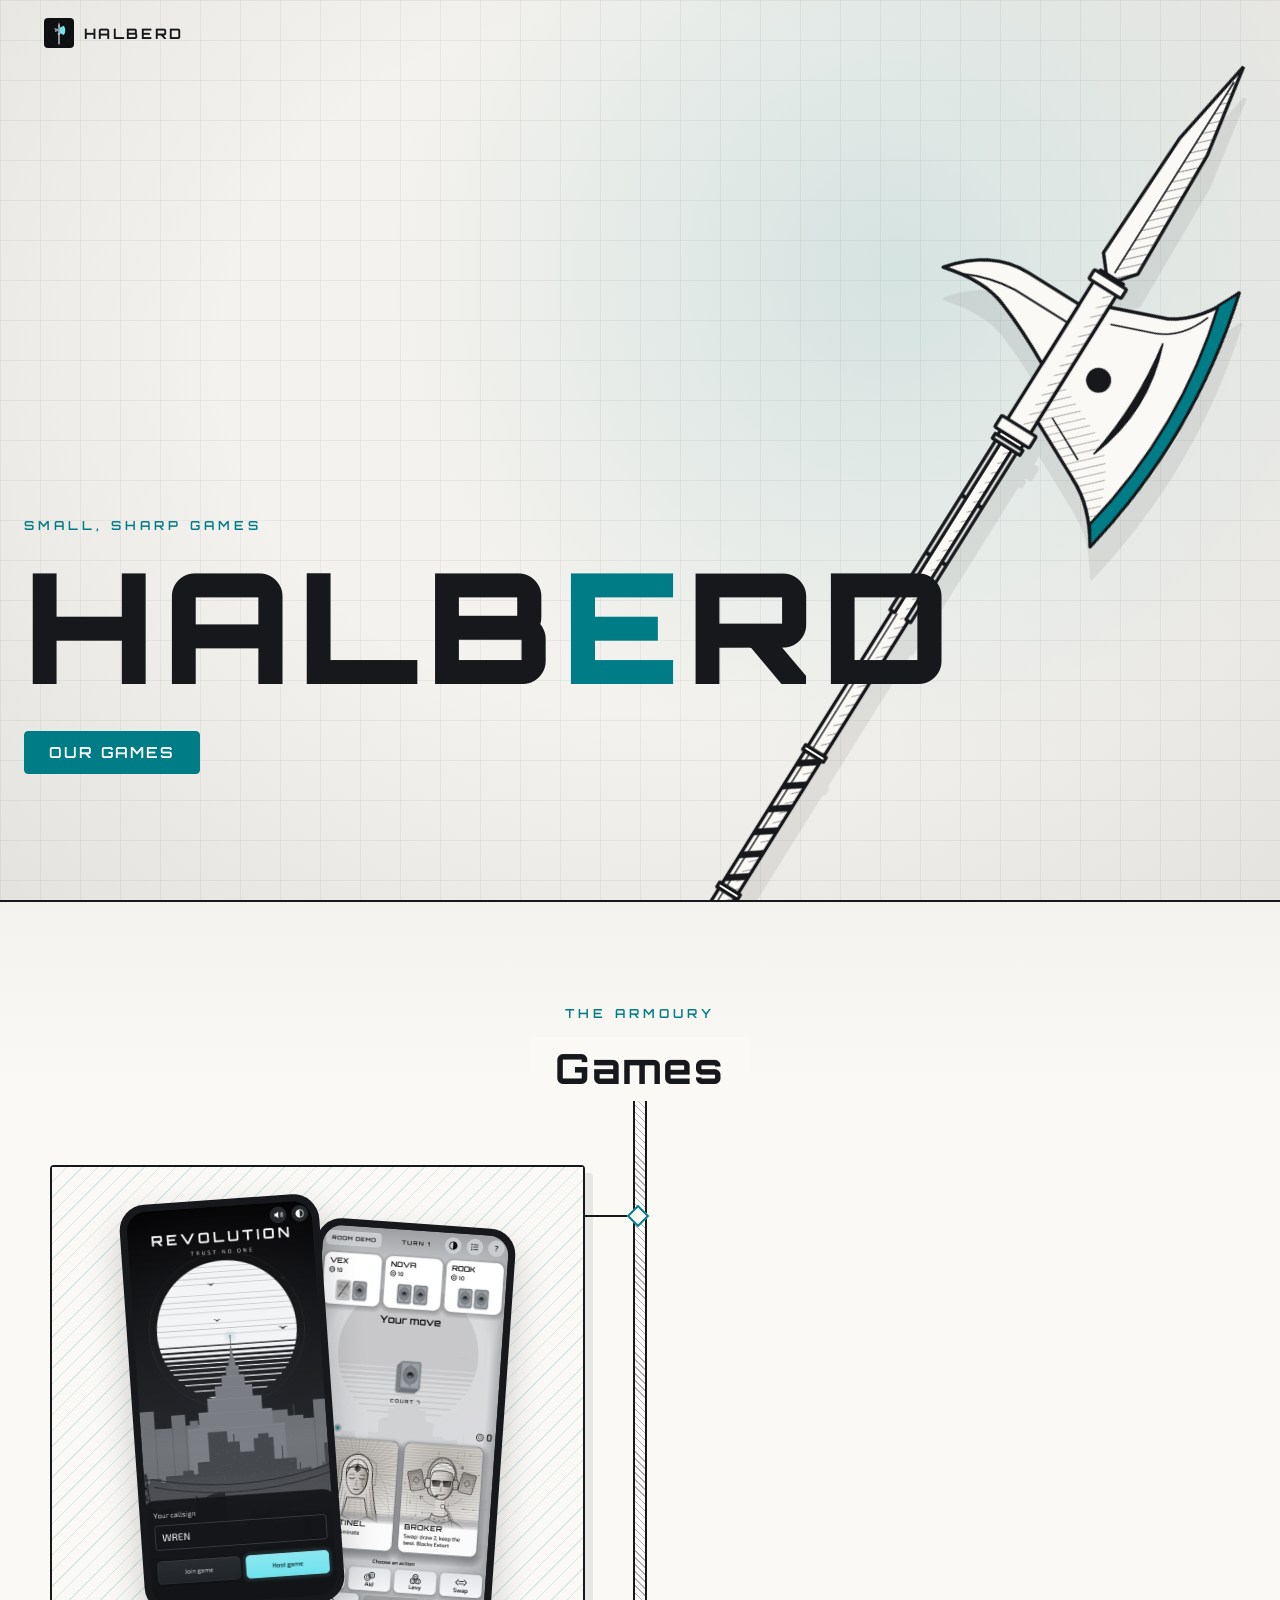
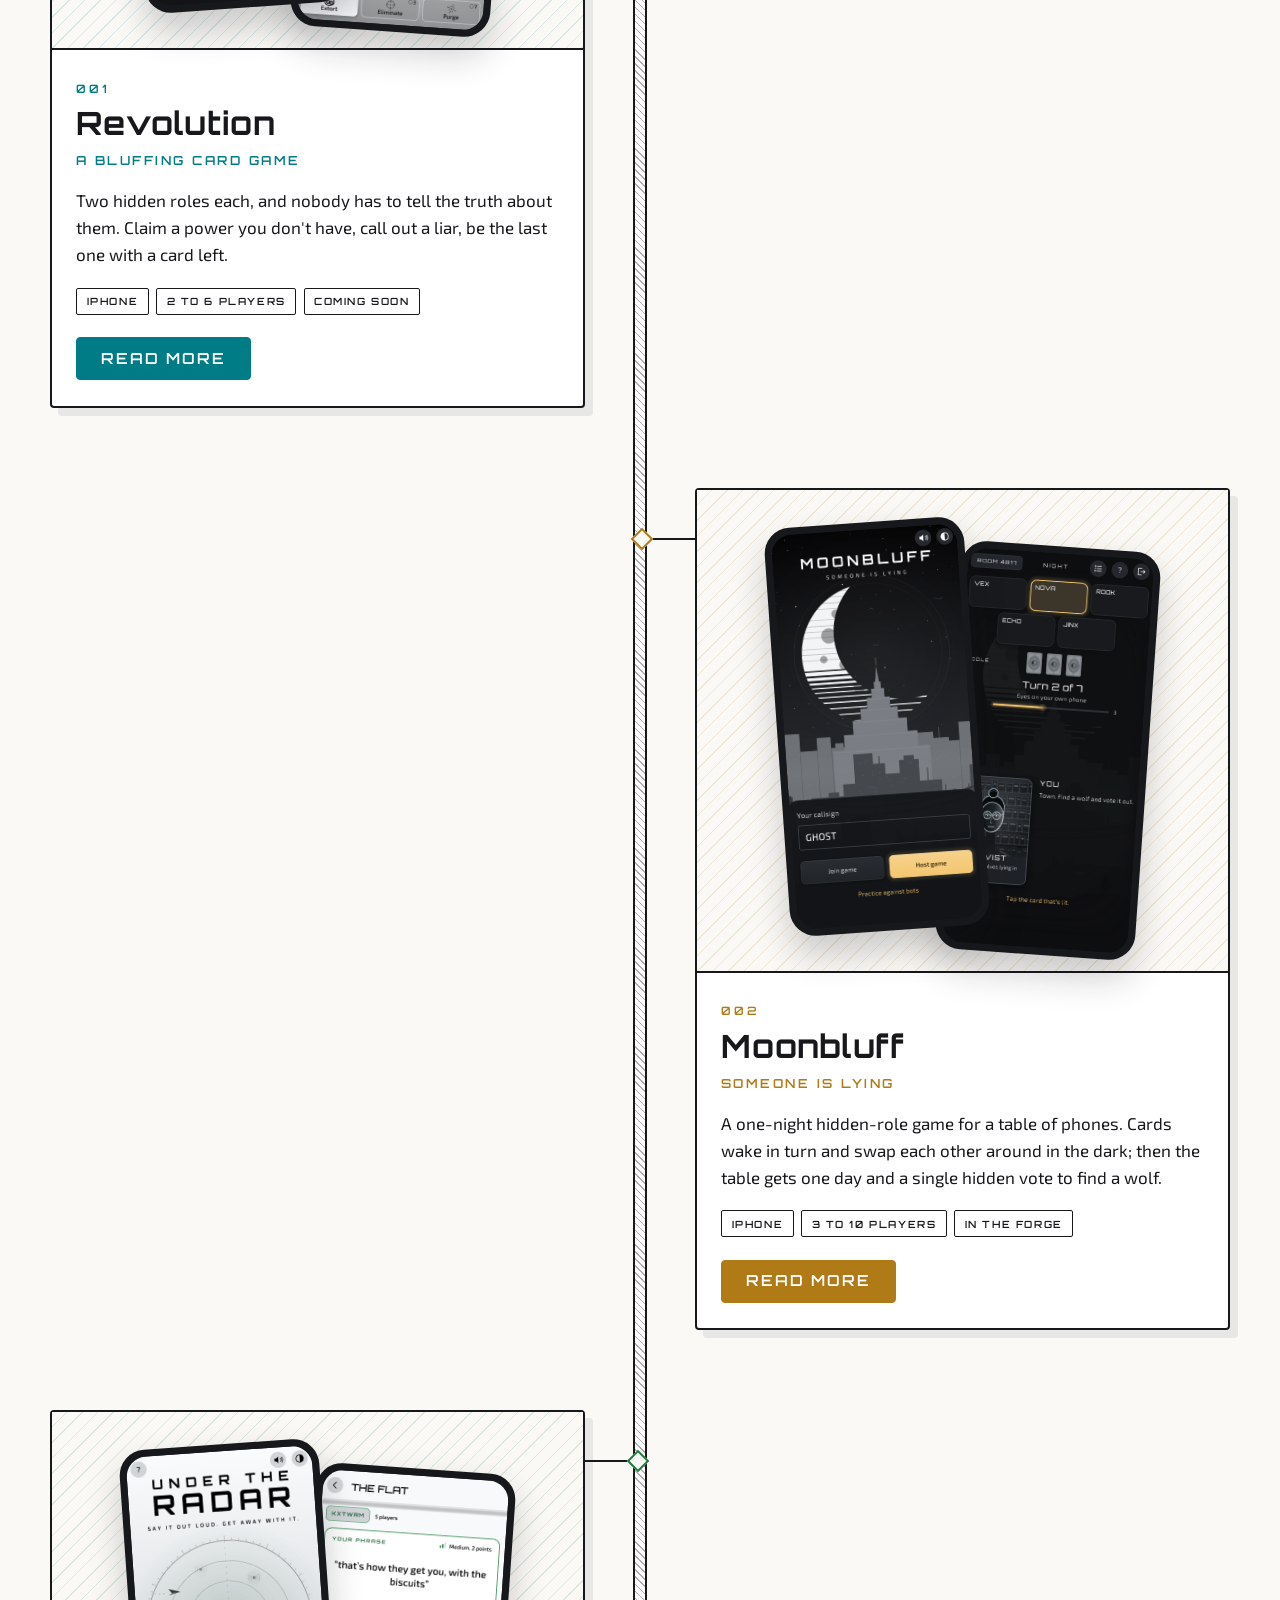
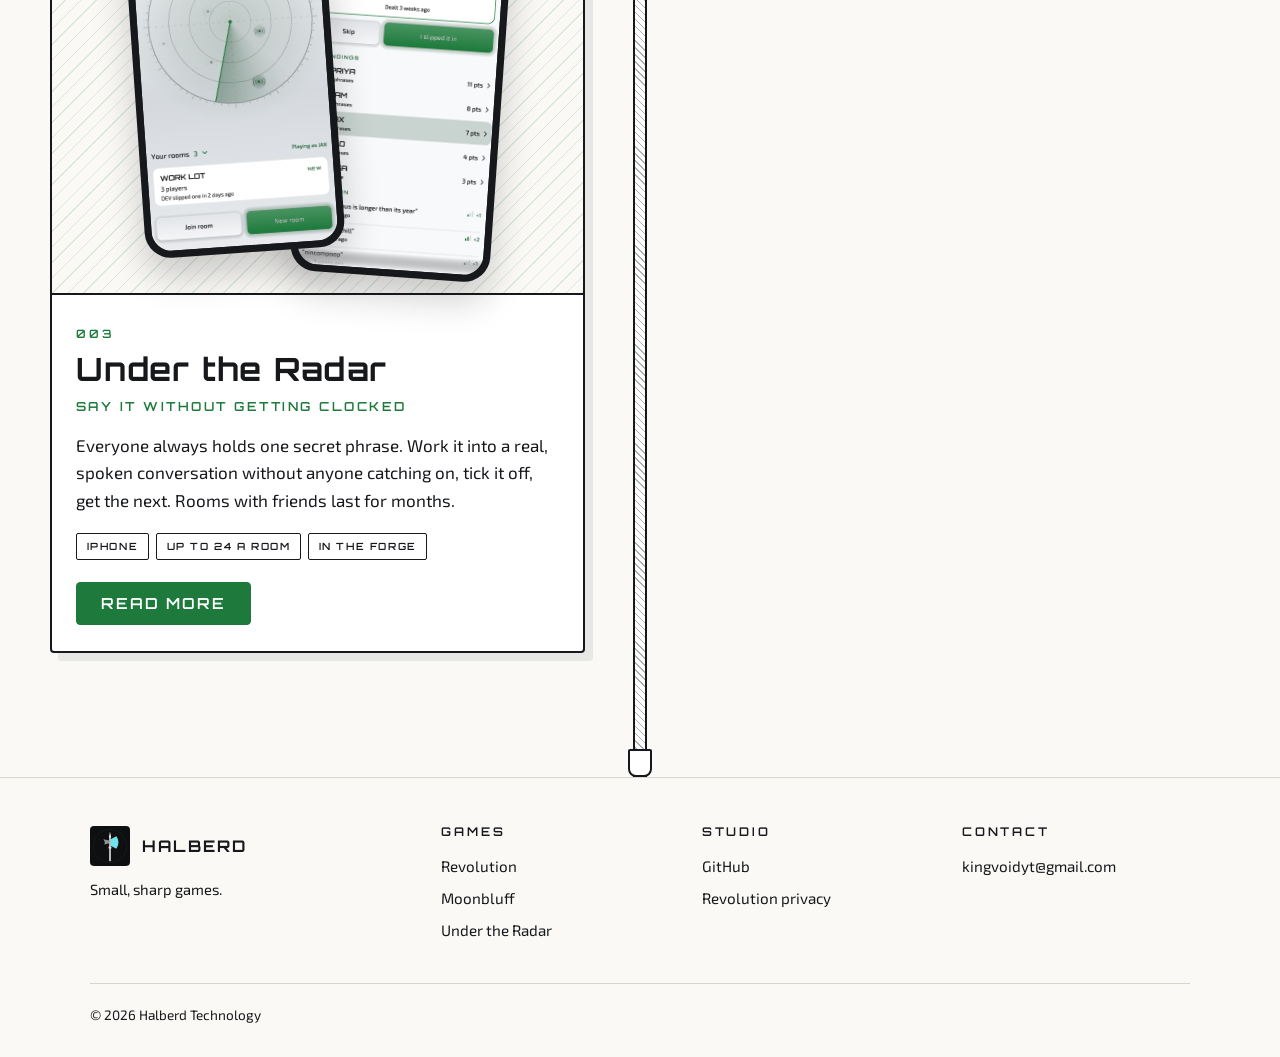
<file: index.html>
<!doctype html>
<html lang="en">
<head>
  <meta charset="utf-8">
  <meta name="viewport" content="width=device-width, initial-scale=1">
  <title>Halberd Technology</title>
  <meta name="description" content="Halberd Technology. Small, sharp games: Revolution, Moonbluff and Under the Radar.">
  <meta name="theme-color" content="#F4F2EE">
  <meta property="og:title" content="Halberd Technology">
  <meta property="og:description" content="Small, sharp games.">
  <meta property="og:image" content="https://halberdtechnology.github.io/assets/avatar.png">
  <link rel="icon" href="/assets/logo.svg" type="image/svg+xml">
  <link rel="preconnect" href="https://fonts.googleapis.com">
  <link rel="preconnect" href="https://fonts.gstatic.com" crossorigin>
  <link href="https://fonts.googleapis.com/css2?family=Exo+2:wght@400;500;600&family=Orbitron:wght@500;700;900&display=swap" rel="stylesheet">
  <link rel="stylesheet" href="/assets/site.css">
  <style>
    /* Hero: drafting paper with a cyan wash that trails the pointer, and the halberd, drawn in ink,
       leaning across the screen; a glint runs down the steel every few seconds. The name sits
       bottom left with a pencilled echo behind it. Below it, the armoury: a halberd shaft runs down
       the page, filling with cyan as you scroll, with each game hung off it like a notch. */
    :root { --shaft: 14px; }
    .hero { position: relative; min-height: 100svh; overflow-x: clip; display: flex; align-items: flex-end; padding: 0 1.5rem 14svh;
      --mx: 70%; --my: 30%;
      background:
        radial-gradient(circle at var(--mx) var(--my), rgba(0,124,134,0.13), transparent 32rem),
        radial-gradient(ellipse at 50% 40%, transparent 45%, rgba(22,24,27,0.07)),
        linear-gradient(rgba(22,24,27,0.05) 1px, transparent 1px) 0 0 / 40px 40px,
        linear-gradient(90deg, rgba(22,24,27,0.05) 1px, transparent 1px) 0 0 / 40px 40px,
        var(--surface); }
    .hero .bar { position: absolute; z-index: 3; top: 0; left: 0; right: 0; display: flex; align-items: center; max-width: 1240px; margin: 0 auto; padding: 1.1rem 1.5rem; }
    .hero .bar .brand { display: flex; align-items: center; gap: 0.6rem; color: var(--ink); font: 700 0.9rem var(--title); letter-spacing: 0.18em; }
    .hero .bar .brand:hover { text-decoration: none; }
    .hero .bar .brand img { width: 30px; height: 30px; border-radius: 4px; }

    .weapon { position: absolute; right: 16vw; top: 50%; height: 150svh; aspect-ratio: 280 / 1000; --ty: -36%; --rot: 32deg;
      transform: translateY(var(--ty)) rotate(var(--rot)); pointer-events: none; animation: swing 1.3s cubic-bezier(.2,.8,.2,1); }
    .weapon > * { position: absolute; inset: 0; width: 100%; height: 100%; }
    .weapon .steel { filter: drop-shadow(18px 26px 0 rgba(22,24,27,0.08)); }
    .weapon .glint { -webkit-mask: url(/assets/halberd-ink.svg) center / 100% 100% no-repeat; mask: url(/assets/halberd-ink.svg) center / 100% 100% no-repeat;
      background: linear-gradient(170deg, transparent 42%, rgba(0,124,134,0.45) 49%, rgba(111,227,238,0.6) 50%, transparent 57%) 0 0 / 100% 300% no-repeat;
      mix-blend-mode: multiply; animation: glint 5s ease-in-out 1.4s infinite; }
    @keyframes glint { 0% { background-position: 0 -100%; } 35%, 100% { background-position: 0 200%; } }
    @keyframes swing { from { opacity: 0; transform: translateY(var(--ty)) rotate(calc(var(--rot) + 38deg)); } }

    .copy { position: relative; max-width: 1240px; width: 100%; margin: 0 auto; }
    .copy h1 { position: relative; margin: 1rem 0 2rem; font-size: clamp(3rem, 12vw, 11rem); font-weight: 900; letter-spacing: 0.05em; line-height: 0.95; color: var(--ink); animation: rise 0.8s ease-in-out; }
    .copy h1::before { content: attr(data-echo); position: absolute; inset: 0; translate: 0.06em 0.06em; z-index: -1; color: transparent; -webkit-text-stroke: 1.5px rgba(22,24,27,0.35); }
    .copy h1 span { color: var(--primary); }
    .copy .kicker, .copy .btn-row { animation: riseLate 1.4s ease-in-out; }

    .armoury { position: relative; padding: 6rem 1rem 0; background: linear-gradient(var(--surface), var(--container-low) 12rem); border-top: 2px solid var(--ink); }
    .armoury .title { position: relative; z-index: 1; text-align: center; }
    .armoury .title h2 { font-size: clamp(1.6rem, 4vw, 2.6rem); margin-top: 0.75rem; background: var(--container-low); display: inline-block; padding: 0.5rem 1.5rem; }
    .spine { position: absolute; left: 50%; top: 11rem; bottom: 0; width: var(--shaft); translate: -50% 0; background: var(--container); border: 2px solid var(--ink);
      background-image: repeating-linear-gradient(45deg, transparent 0 4px, rgba(22,24,27,0.35) 4px 5px); }
    .spine i { position: absolute; inset: 0 auto auto 0; width: 100%; height: 0; background: var(--primary); box-shadow: 0 0 14px var(--glow); }
    .notches { position: relative; z-index: 1; max-width: 1180px; margin: 0 auto; padding: 4rem 0 6rem; display: grid; gap: 5rem; }
    .notch { overflow: visible; width: calc(50% - var(--shaft) / 2 - 3rem); }
    .notch:nth-child(odd) { justify-self: start; }
    .notch:nth-child(even) { justify-self: end; }
    .notch::before { content: ""; position: absolute; top: 3rem; width: 3rem; height: 2px; background: var(--ink); }
    .notch:nth-child(odd)::before { left: 100%; }
    .notch:nth-child(even)::before { right: 100%; }
    .notch::after { content: ""; position: absolute; top: calc(3rem - 7px); width: 16px; height: 16px; border: 2px solid var(--accent); background: var(--container-low); rotate: 45deg; }
    .notch:nth-child(odd)::after { left: calc(100% + 3rem + var(--shaft) / 2 - 8px); }
    .notch:nth-child(even)::after { right: calc(100% + 3rem + var(--shaft) / 2 - 8px); }
    .butt { position: relative; z-index: 1; width: calc(var(--shaft) + 10px); height: 28px; margin: 0 auto; background: var(--container); border: 2px solid var(--ink); border-radius: 2px 2px 8px 8px; }

    /* A game hung on the spine: two phones over hatched paper, then the write-up. */
    .entry { --accent: var(--primary); position: relative; background: var(--container); border: 2px solid var(--ink); border-radius: 4px; box-shadow: 8px 8px 0 rgba(22,24,27,0.08); }
    .entry .shots { display: flex; justify-content: center; align-items: center; gap: 0; padding: 2rem 1rem 2.5rem; border-bottom: 2px solid var(--ink);
      background: repeating-linear-gradient(135deg, transparent 0 10px, color-mix(in srgb, var(--accent) 14%, transparent) 10px 11px), var(--container-low); }
    .phone { position: relative; width: 42%; max-width: 200px; aspect-ratio: 430 / 880; padding: 7px; border-radius: 26px; background: var(--ink); box-shadow: 0 18px 36px rgba(22,24,27,0.22); }
    .phone img { display: block; width: 100%; height: 100%; object-fit: cover; border-radius: 20px; }
    .shots .phone:first-child { rotate: -4deg; z-index: 1; }
    .shots .phone + .phone { margin-left: -6%; translate: 0 1.5rem; rotate: 4deg; }
    .entry .body { padding: 1.4rem 1.5rem 1.6rem; }
    .entry .no { font: 600 0.72rem var(--title); letter-spacing: 0.28em; color: var(--accent); }
    .entry h3 { font-size: clamp(1.5rem, 3vw, 2rem); margin: 0.35rem 0 0.2rem; }
    .entry .tag { font: 600 0.78rem var(--title); letter-spacing: 0.2em; text-transform: uppercase; color: var(--accent); }
    .entry p { margin-top: 0.9rem; }
    .entry .facts { display: flex; flex-wrap: wrap; gap: 0.45rem; margin: 1.2rem 0 1.4rem; }
    .entry .facts span { font: 600 0.62rem var(--title); letter-spacing: 0.16em; text-transform: uppercase; padding: 0.4rem 0.6rem; border: 1px solid var(--ink); border-radius: 2px; }
    .entry .btn.primary { background: var(--accent); border-color: var(--accent); }
    .entry .btn.primary:hover { box-shadow: 0 0 28px color-mix(in srgb, var(--accent) 35%, transparent); }
    #revolution { --accent: var(--revolution); }
    #moonbluff { --accent: var(--moonbluff); }
    #under-the-radar { --accent: var(--utr); }

    @media (max-width: 860px) {
      .hero { padding-bottom: 10svh; }
      .weapon { right: auto; left: 22vw; height: 95svh; --ty: -44%; --rot: 18deg; }
      .notches { gap: 3rem; }
      .notch, .notch:nth-child(odd), .notch:nth-child(even) { width: 100%; justify-self: stretch; }
      .notch::before, .notch::after { display: none; }
    }
  </style>
</head>
<body>
  <main>
    <section class="hero" id="top">
      <div class="bar"><a class="brand" href="/"><img src="/assets/logo.svg" alt="">HALBERD</a></div>
      <div class="weapon" aria-hidden="true"><img class="steel" src="/assets/halberd-ink.svg" alt=""><div class="glint"></div></div>
      <div class="copy">
        <span class="kicker">Small, sharp games</span>
        <h1 data-echo="HALBERD">HALB<span>E</span>RD</h1>
        <div class="btn-row"><a class="btn primary" href="#games">Our games</a></div>
      </div>
    </section>

    <section class="armoury" id="games">
      <div class="spine" aria-hidden="true"><i id="fill"></i></div>
      <div class="title"><span class="kicker">The armoury</span><br><h2>Games</h2></div>
      <div class="notches">
        <article class="entry notch" id="revolution">
          <div class="shots">
            <div class="phone"><img src="/assets/shots/menu.png" alt="Revolution's start screen: a scanline sun over a city skyline." width="430" height="880" loading="lazy"></div>
            <div class="phone"><img src="/assets/shots/table-light.png" alt="The Revolution table on your turn, in the light theme." width="430" height="880" loading="lazy"></div>
          </div>
          <div class="body">
            <span class="no">001</span>
            <h3>Revolution</h3>
            <span class="tag">A bluffing card game</span>
            <p>Two hidden roles each, and nobody has to tell the truth about them. Claim a power you don't have, call out a liar, be the last one with a card left.</p>
            <div class="facts"><span>iPhone</span><span>2 to 6 players</span><span>Coming soon</span></div>
            <a class="btn primary" href="/revolution/">Read more</a>
          </div>
        </article>

        <article class="entry notch" id="moonbluff">
          <div class="shots">
            <div class="phone"><img src="/assets/shots/moonbluff/menu.png" alt="Moonbluff's menu: a striped crescent moon over a city at night." width="430" height="880" loading="lazy"></div>
            <div class="phone"><img src="/assets/shots/moonbluff/turn.png" alt="A night turn in Moonbluff: tap the lit card." width="430" height="880" loading="lazy"></div>
          </div>
          <div class="body">
            <span class="no">002</span>
            <h3>Moonbluff</h3>
            <span class="tag">Someone is lying</span>
            <p>A one-night hidden-role game for a table of phones. Cards wake in turn and swap each other around in the dark; then the table gets one day and a single hidden vote to find a wolf.</p>
            <div class="facts"><span>iPhone</span><span>3 to 10 players</span><span>In the forge</span></div>
            <a class="btn primary" href="/moonbluff/">Read more</a>
          </div>
        </article>

        <article class="entry notch" id="under-the-radar">
          <div class="shots">
            <div class="phone"><img src="/assets/shots/utr/home.png" alt="Under the Radar's home screen: a radar sweep over your rooms." width="430" height="880" loading="lazy"></div>
            <div class="phone"><img src="/assets/shots/utr/room.png" alt="An Under the Radar room: your secret phrase, and the standings." width="430" height="880" loading="lazy"></div>
          </div>
          <div class="body">
            <span class="no">003</span>
            <h3>Under the Radar</h3>
            <span class="tag">Say it without getting clocked</span>
            <p>Everyone always holds one secret phrase. Work it into a real, spoken conversation without anyone catching on, tick it off, get the next. Rooms with friends last for months.</p>
            <div class="facts"><span>iPhone</span><span>Up to 24 a room</span><span>In the forge</span></div>
            <a class="btn primary" href="/under-the-radar/">Read more</a>
          </div>
        </article>
      </div>
      <div class="butt" aria-hidden="true"></div>
    </section>
  </main>

  <footer class="site-footer">
    <div class="inner">
      <div><a class="brand" href="/"><img src="/assets/logo.svg" alt="">HALBERD</a><p>Small, sharp games.</p></div>
      <div><h4>Games</h4><ul><li><a href="/revolution/">Revolution</a></li><li><a href="/moonbluff/">Moonbluff</a></li><li><a href="/under-the-radar/">Under the Radar</a></li></ul></div>
      <div><h4>Studio</h4><ul><li><a href="https://github.com/HalberdTechnology">GitHub</a></li><li><a href="/revolution/privacy/">Revolution privacy</a></li></ul></div>
      <div><h4>Contact</h4><ul><li><a href="mailto:kingvoidyt@gmail.com">kingvoidyt@gmail.com</a></li></ul></div>
    </div>
    <div class="legal">© 2026 Halberd Technology</div>
  </footer>

  <script>
    // The cyan wash trails the pointer.
    (function () {
      const hero = document.querySelector(".hero");
      if (matchMedia("(prefers-reduced-motion: reduce)").matches) return;
      let x = 70, y = 30, tx = x, ty = y;
      addEventListener("pointermove", e => { tx = e.clientX / innerWidth * 100; ty = e.clientY / innerHeight * 100; });
      (function frame() {
        x += (tx - x) * 0.06; y += (ty - y) * 0.06;
        hero.style.setProperty("--mx", x + "%"); hero.style.setProperty("--my", y + "%");
        requestAnimationFrame(frame);
      })();
    })();

    // Fill the shaft with cyan down to the middle of the screen as the page scrolls.
    (function () {
      const spine = document.querySelector(".spine"), fill = document.getElementById("fill");
      function paint() {
        const r = spine.getBoundingClientRect();
        fill.style.height = Math.max(0, Math.min(1, (innerHeight * 0.55 - r.top) / r.height)) * 100 + "%";
      }
      addEventListener("scroll", paint, { passive: true });
      addEventListener("resize", paint);
      paint();
    })();
  </script>
</body>
</html>
</file>
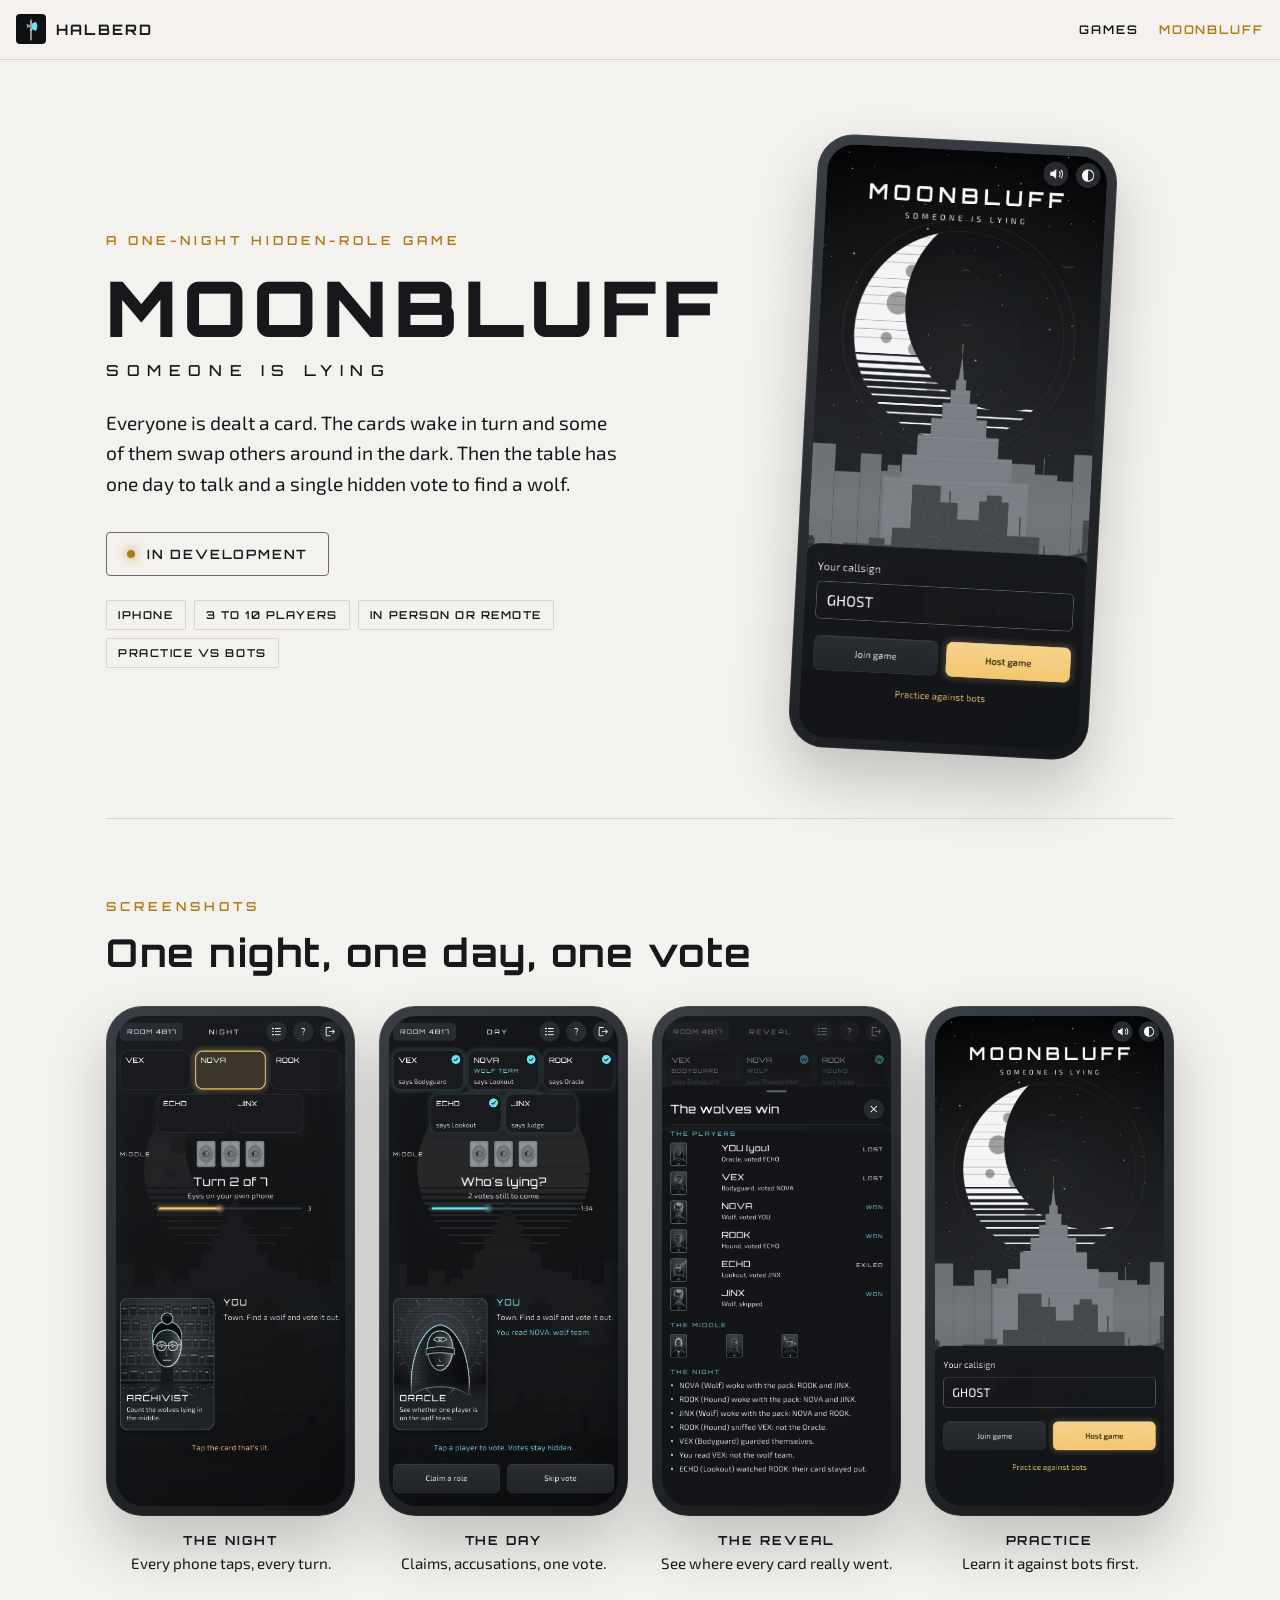
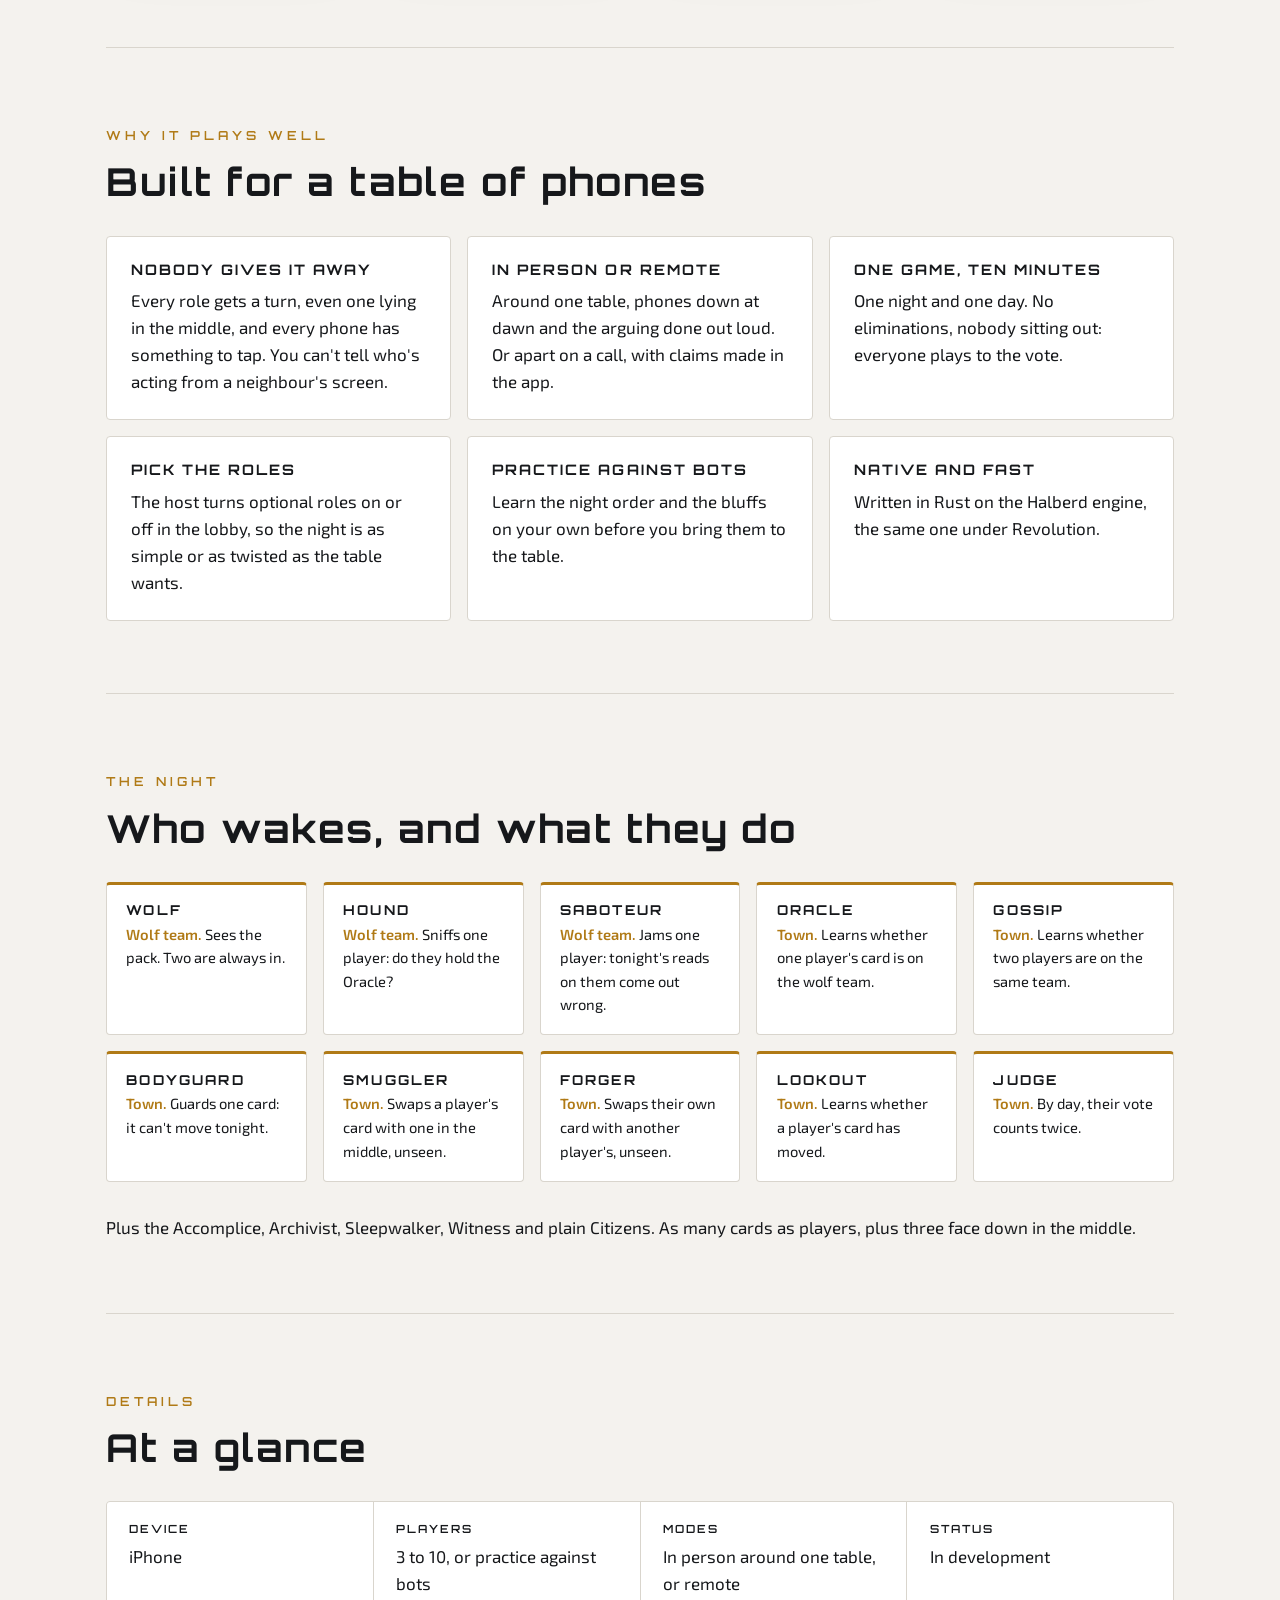
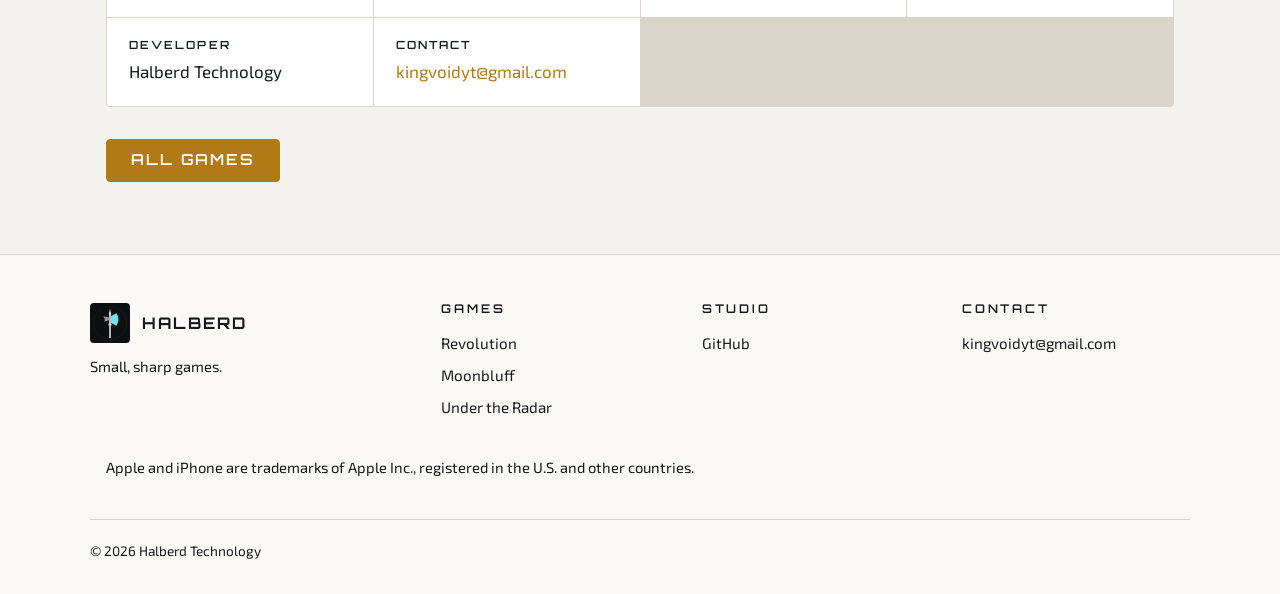
<file: moonbluff/index.html>
<!doctype html>
<html lang="en">
<head>
  <meta charset="utf-8">
  <meta name="viewport" content="width=device-width, initial-scale=1">
  <title>Moonbluff</title>
  <meta name="description" content="Moonbluff is a one-night hidden-role game for 3 to 10 players on iPhone. Cards swap in the dark, the table gets one day to talk, and a single hidden vote to find a wolf.">
  <meta name="theme-color" content="#F4F2EE">
  <meta property="og:title" content="Moonbluff: someone is lying">
  <meta property="og:description" content="A one-night hidden-role game for a table of phones.">
  <meta property="og:image" content="https://halberdtechnology.github.io/assets/shots/moonbluff/menu.png">
  <link rel="icon" href="/assets/logo.svg" type="image/svg+xml">
  <link rel="preconnect" href="https://fonts.googleapis.com">
  <link rel="preconnect" href="https://fonts.gstatic.com" crossorigin>
  <link href="https://fonts.googleapis.com/css2?family=Exo+2:wght@400;500;600&family=Orbitron:wght@500;700;900&display=swap" rel="stylesheet">
  <link rel="stylesheet" href="/assets/site.css">
  <link rel="stylesheet" href="/assets/game.css">
  <style>:root { --primary: var(--moonbluff); --glow: rgba(176, 122, 22, 0.25); }</style>
</head>
<body>
  <header class="topbar">
    <a class="brand" href="/"><img src="/assets/logo.svg" alt="">HALBERD</a>
    <nav><a href="/#games">Games</a><a href="/moonbluff/" aria-current="page">Moonbluff</a></nav>
  </header>

  <main class="wrap">
    <section class="hero">
      <div>
        <span class="kicker">A one-night hidden-role game</span>
        <h1>MOONBLUFF</h1>
        <p class="motto">Someone is lying</p>
        <p class="lede">Everyone is dealt a card. The cards wake in turn and some of them swap others around in the dark. Then the table has one day to talk and a single hidden vote to find a wolf.</p>
        <span class="badge">In development</span>
        <div class="facts"><span>iPhone</span><span>3 to 10 players</span><span>In person or remote</span><span>Practice vs bots</span></div>
      </div>
      <div class="phone"><img src="/assets/shots/moonbluff/menu.png" alt="Moonbluff's menu: a striped crescent moon over a city at night, with a callsign field and Join and Host buttons." width="430" height="880"></div>
    </section>

    <section class="block">
      <span class="kicker">Screenshots</span>
      <h2>One night, one day, one vote</h2>
      <div class="gallery">
        <figure><div class="phone"><img src="/assets/shots/moonbluff/turn.png" alt="A night turn: tap the lit card." loading="lazy" width="430" height="880"></div><figcaption><strong>The night</strong>Every phone taps, every turn.</figcaption></figure>
        <figure><div class="phone"><img src="/assets/shots/moonbluff/day.png" alt="The day: role claims and hidden votes." loading="lazy" width="430" height="880"></div><figcaption><strong>The day</strong>Claims, accusations, one vote.</figcaption></figure>
        <figure><div class="phone"><img src="/assets/shots/moonbluff/results.png" alt="The reveal: where every card ended up." loading="lazy" width="430" height="880"></div><figcaption><strong>The reveal</strong>See where every card really went.</figcaption></figure>
        <figure><div class="phone"><img src="/assets/shots/moonbluff/menu.png" alt="The menu, with practice against bots." loading="lazy" width="430" height="880"></div><figcaption><strong>Practice</strong>Learn it against bots first.</figcaption></figure>
      </div>
    </section>

    <section class="block">
      <span class="kicker">Why it plays well</span>
      <h2>Built for a table of phones</h2>
      <div class="features">
        <div><h3>Nobody gives it away</h3><p>Every role gets a turn, even one lying in the middle, and every phone has something to tap. You can't tell who's acting from a neighbour's screen.</p></div>
        <div><h3>In person or remote</h3><p>Around one table, phones down at dawn and the arguing done out loud. Or apart on a call, with claims made in the app.</p></div>
        <div><h3>One game, ten minutes</h3><p>One night and one day. No eliminations, nobody sitting out: everyone plays to the vote.</p></div>
        <div><h3>Pick the roles</h3><p>The host turns optional roles on or off in the lobby, so the night is as simple or as twisted as the table wants.</p></div>
        <div><h3>Practice against bots</h3><p>Learn the night order and the bluffs on your own before you bring them to the table.</p></div>
        <div><h3>Native and fast</h3><p>Written in Rust on the Halberd engine, the same one under Revolution.</p></div>
      </div>
    </section>

    <section class="block">
      <span class="kicker">The night</span>
      <h2>Who wakes, and what they do</h2>
      <div class="roster">
        <div><h3>Wolf</h3><p><span class="act">Wolf team.</span> Sees the pack. Two are always in.</p></div>
        <div><h3>Hound</h3><p><span class="act">Wolf team.</span> Sniffs one player: do they hold the Oracle?</p></div>
        <div><h3>Saboteur</h3><p><span class="act">Wolf team.</span> Jams one player: tonight's reads on them come out wrong.</p></div>
        <div><h3>Oracle</h3><p><span class="act">Town.</span> Learns whether one player's card is on the wolf team.</p></div>
        <div><h3>Gossip</h3><p><span class="act">Town.</span> Learns whether two players are on the same team.</p></div>
        <div><h3>Bodyguard</h3><p><span class="act">Town.</span> Guards one card: it can't move tonight.</p></div>
        <div><h3>Smuggler</h3><p><span class="act">Town.</span> Swaps a player's card with one in the middle, unseen.</p></div>
        <div><h3>Forger</h3><p><span class="act">Town.</span> Swaps their own card with another player's, unseen.</p></div>
        <div><h3>Lookout</h3><p><span class="act">Town.</span> Learns whether a player's card has moved.</p></div>
        <div><h3>Judge</h3><p><span class="act">Town.</span> By day, their vote counts twice.</p></div>
      </div>
      <p style="margin-top:2rem">Plus the Accomplice, Archivist, Sleepwalker, Witness and plain Citizens. As many cards as players, plus three face down in the middle.</p>
    </section>

    <section class="block">
      <span class="kicker">Details</span>
      <h2>At a glance</h2>
      <dl class="specs">
        <div><dt>Device</dt><dd>iPhone</dd></div>
        <div><dt>Players</dt><dd>3 to 10, or practice against bots</dd></div>
        <div><dt>Modes</dt><dd>In person around one table, or remote</dd></div>
        <div><dt>Status</dt><dd>In development</dd></div>
        <div><dt>Developer</dt><dd>Halberd Technology</dd></div>
        <div><dt>Contact</dt><dd><a href="mailto:kingvoidyt@gmail.com">kingvoidyt@gmail.com</a></dd></div>
      </dl>
      <div class="cta"><a class="btn primary" href="/#games">All games</a></div>
    </section>
  </main>

  <footer class="site-footer">
    <div class="inner">
      <div><a class="brand" href="/"><img src="/assets/logo.svg" alt="">HALBERD</a><p>Small, sharp games.</p></div>
      <div><h4>Games</h4><ul><li><a href="/revolution/">Revolution</a></li><li><a href="/moonbluff/">Moonbluff</a></li><li><a href="/under-the-radar/">Under the Radar</a></li></ul></div>
      <div><h4>Studio</h4><ul><li><a href="https://github.com/HalberdTechnology">GitHub</a></li></ul></div>
      <div><h4>Contact</h4><ul><li><a href="mailto:kingvoidyt@gmail.com">kingvoidyt@gmail.com</a></li></ul></div>
    </div>
    <p class="trademark">Apple and iPhone are trademarks of Apple Inc., registered in the U.S. and other countries.</p>
    <div class="legal">© 2026 Halberd Technology</div>
  </footer>
</body>
</html>
</file>
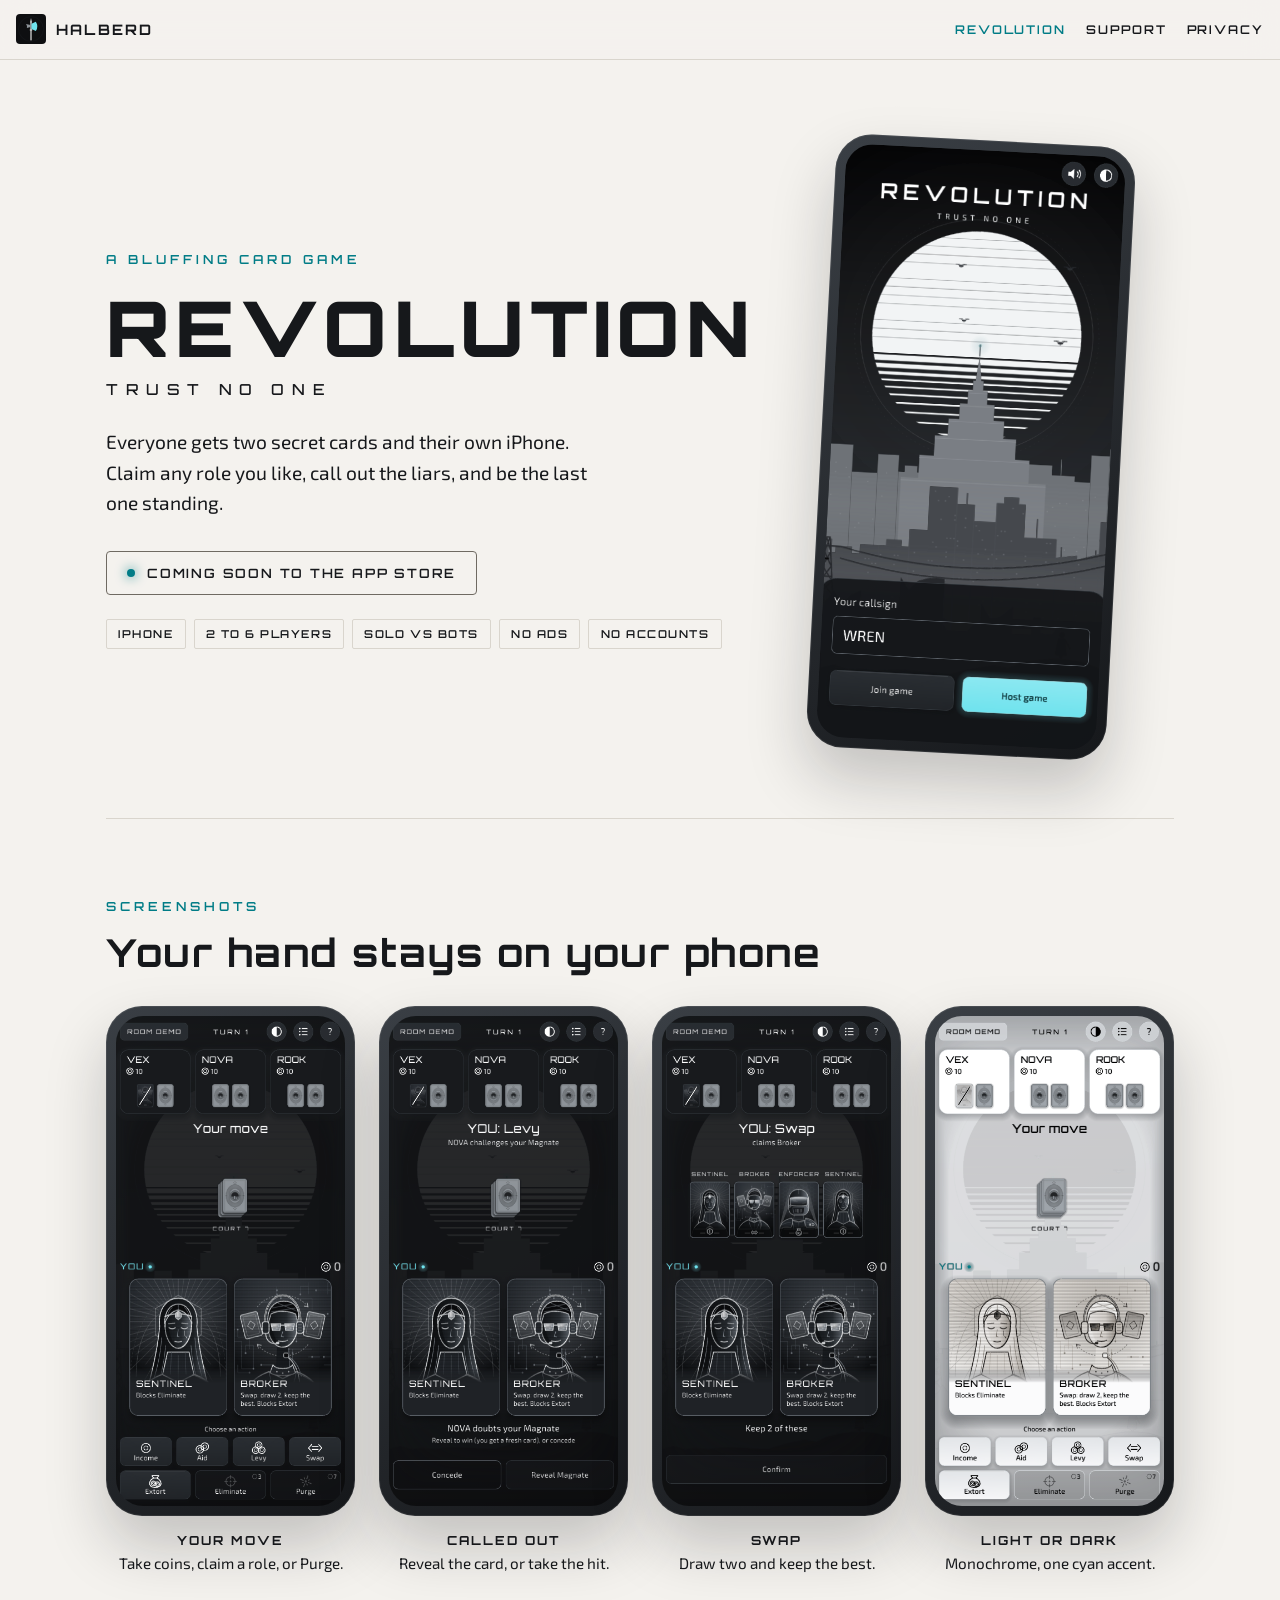
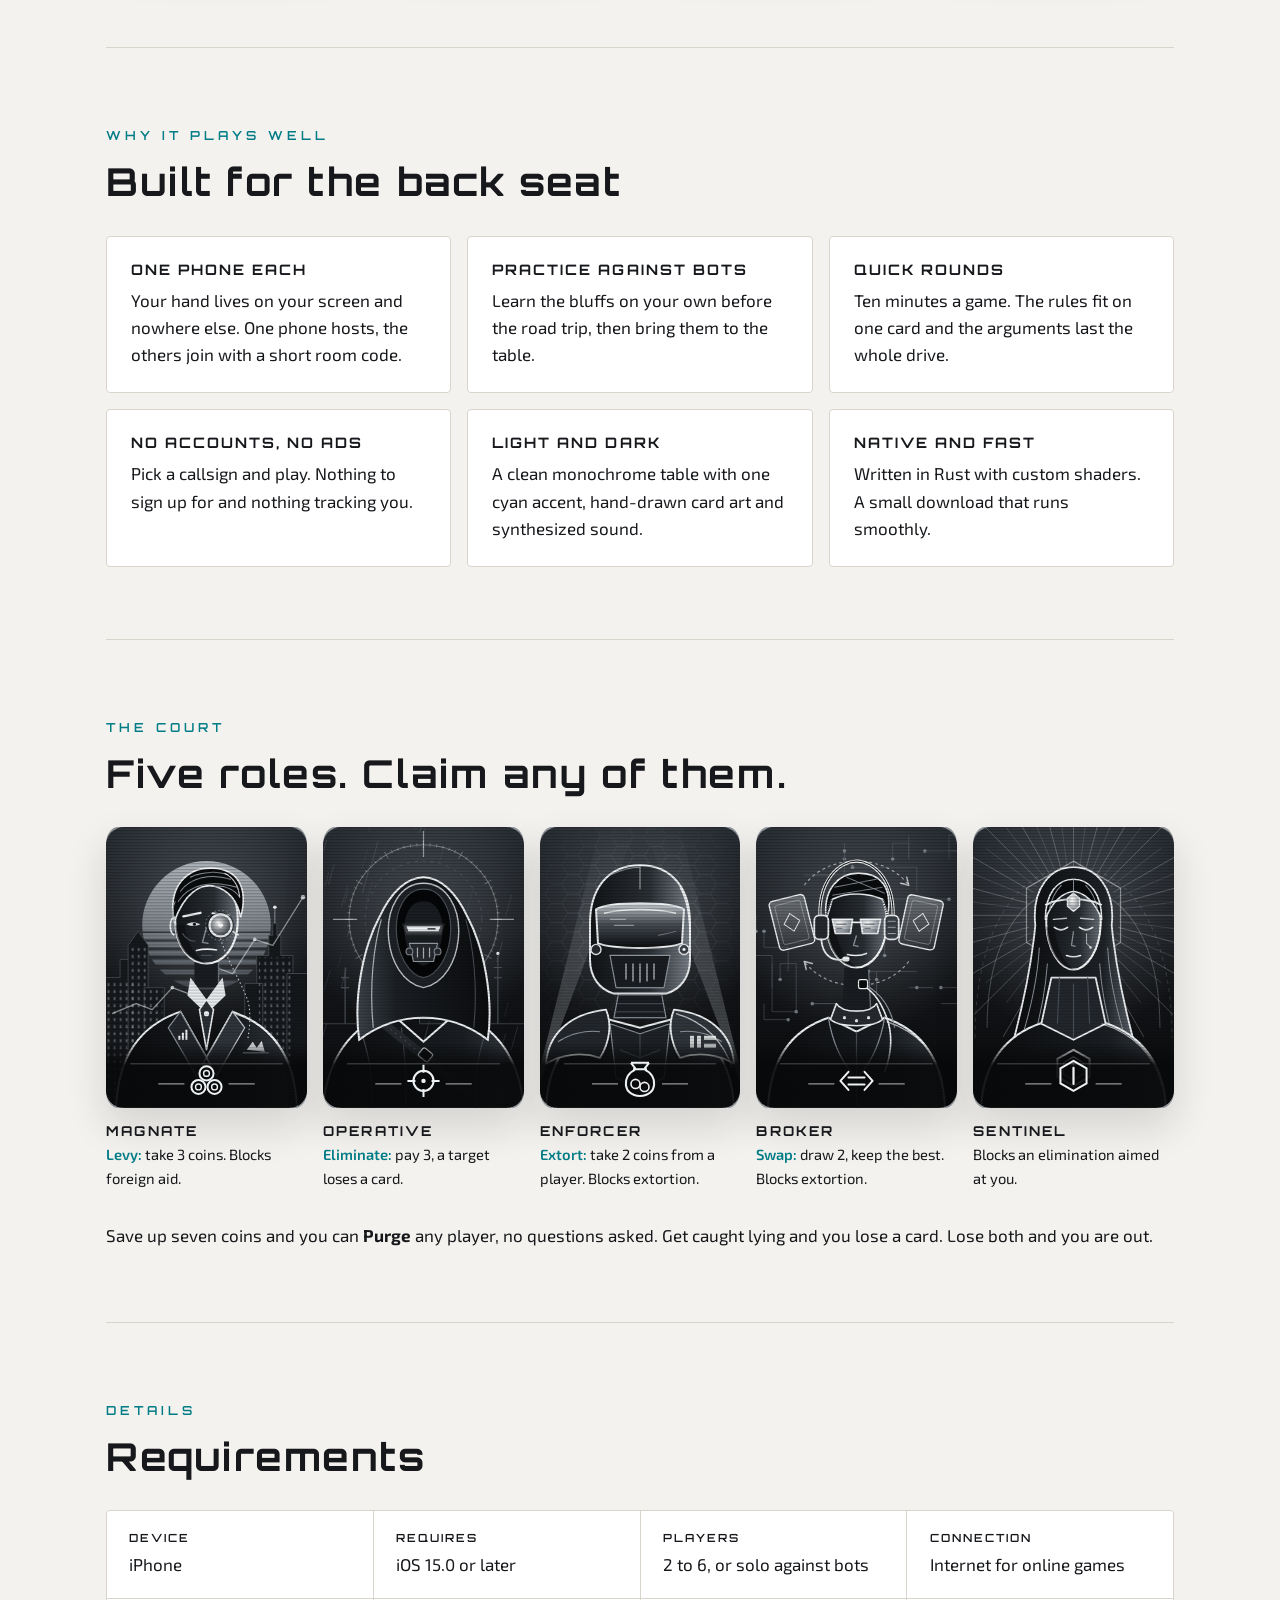
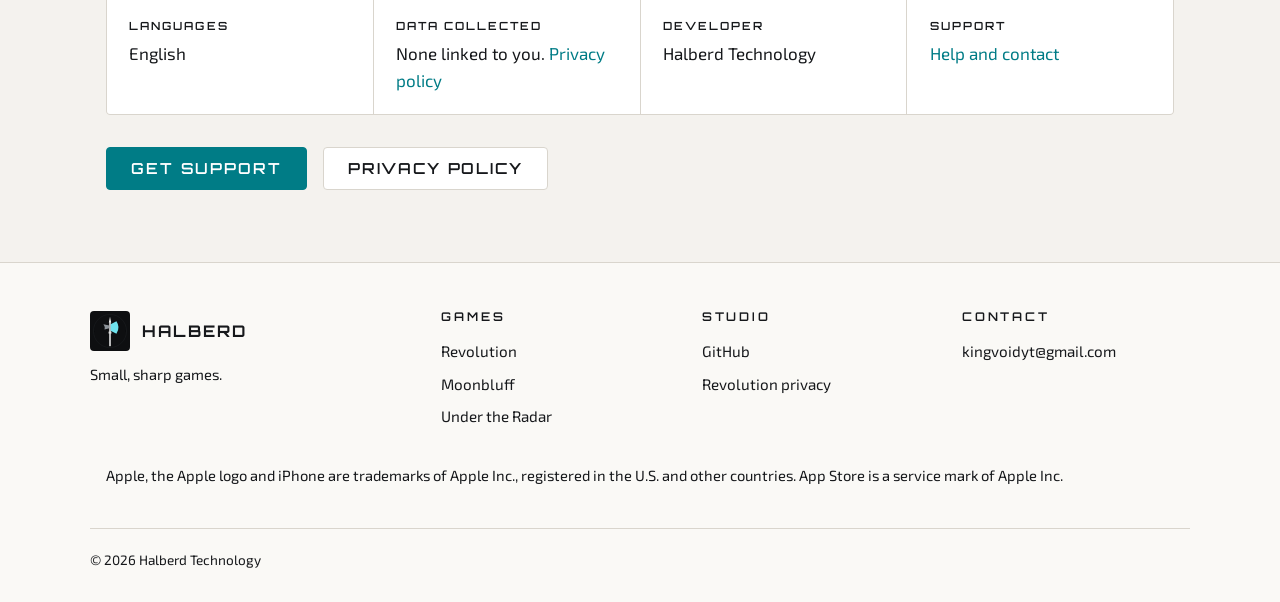
<file: revolution/index.html>
<!doctype html>
<html lang="en">
<head>
  <meta charset="utf-8">
  <meta name="viewport" content="width=device-width, initial-scale=1">
  <title>Revolution</title>
  <meta name="description" content="Revolution is a bluffing card game for 2 to 6 players on iPhone. Everyone plays on their own phone. Claim any role, call out the liars, be the last one standing.">
  <meta name="theme-color" content="#F4F2EE">
  <meta property="og:title" content="Revolution: a bluffing card game">
  <meta property="og:description" content="Trust no one. A bluffing card game where every player uses their own iPhone.">
  <meta property="og:image" content="https://halberdtechnology.github.io/assets/shots/menu.png">
  <link rel="icon" href="/assets/logo.svg" type="image/svg+xml">
  <link rel="preconnect" href="https://fonts.googleapis.com">
  <link rel="preconnect" href="https://fonts.gstatic.com" crossorigin>
  <link href="https://fonts.googleapis.com/css2?family=Exo+2:wght@400;500;600&family=Orbitron:wght@500;700;900&display=swap" rel="stylesheet">
  <link rel="stylesheet" href="/assets/site.css">
  <link rel="stylesheet" href="/assets/game.css">
  <style>
    /* The court: role cards with their art. */
    .roles { display: grid; grid-template-columns: repeat(5, 1fr); gap: 1rem; }
    .roles .card { margin-bottom: 0.9rem; }
    .roles h3 { font-size: 0.85rem; letter-spacing: 0.16em; text-transform: uppercase; }
    .roles p { font-size: 0.92rem; margin-top: 0.3rem; }
    .roles .act { color: var(--primary); font-weight: 600; }
    @media (max-width: 860px) { .roles { grid-template-columns: repeat(2, 1fr); } }
  </style>
</head>
<body>
  <header class="topbar">
    <a class="brand" href="/"><img src="/assets/logo.svg" alt="">HALBERD</a>
    <nav><a href="/revolution/" aria-current="page">Revolution</a><a href="/revolution/support/">Support</a><a href="/revolution/privacy/">Privacy</a></nav>
  </header>

  <main class="wrap">
    <section class="hero">
      <div>
        <span class="kicker">A bluffing card game</span>
        <h1>REVOLUTION</h1>
        <p class="motto">Trust no one</p>
        <p class="lede">Everyone gets two secret cards and their own iPhone. Claim any role you like, call out the liars, and be the last one standing.</p>
        <span class="badge">Coming soon to the App Store</span>
        <div class="facts"><span>iPhone</span><span>2 to 6 players</span><span>Solo vs bots</span><span>No ads</span><span>No accounts</span></div>
      </div>
      <div class="phone"><img src="/assets/shots/menu.png" alt="Revolution's start screen: a scanline sun over a city skyline, with a callsign field and Host and Join buttons." width="430" height="880"></div>
    </section>

    <section class="block">
      <span class="kicker">Screenshots</span>
      <h2>Your hand stays on your phone</h2>
      <div class="gallery">
        <figure><div class="phone"><img src="/assets/shots/table.png" alt="The table on your turn: three opponents, your two role cards and the action buttons." loading="lazy" width="430" height="880"></div><figcaption><strong>Your move</strong>Take coins, claim a role, or Purge.</figcaption></figure>
        <figure><div class="phone"><img src="/assets/shots/defend.png" alt="An opponent challenges your claim; you can reveal the card or concede." loading="lazy" width="430" height="880"></div><figcaption><strong>Called out</strong>Reveal the card, or take the hit.</figcaption></figure>
        <figure><div class="phone"><img src="/assets/shots/exchange.png" alt="Swapping: four cards laid out, keep two of them." loading="lazy" width="430" height="880"></div><figcaption><strong>Swap</strong>Draw two and keep the best.</figcaption></figure>
        <figure><div class="phone"><img src="/assets/shots/table-light.png" alt="The same table in the light theme." loading="lazy" width="430" height="880"></div><figcaption><strong>Light or dark</strong>Monochrome, one cyan accent.</figcaption></figure>
      </div>
    </section>

    <section class="block">
      <span class="kicker">Why it plays well</span>
      <h2>Built for the back seat</h2>
      <div class="features">
        <div><h3>One phone each</h3><p>Your hand lives on your screen and nowhere else. One phone hosts, the others join with a short room code.</p></div>
        <div><h3>Practice against bots</h3><p>Learn the bluffs on your own before the road trip, then bring them to the table.</p></div>
        <div><h3>Quick rounds</h3><p>Ten minutes a game. The rules fit on one card and the arguments last the whole drive.</p></div>
        <div><h3>No accounts, no ads</h3><p>Pick a callsign and play. Nothing to sign up for and nothing tracking you.</p></div>
        <div><h3>Light and dark</h3><p>A clean monochrome table with one cyan accent, hand-drawn card art and synthesized sound.</p></div>
        <div><h3>Native and fast</h3><p>Written in Rust with custom shaders. A small download that runs smoothly.</p></div>
      </div>
    </section>

    <section class="block">
      <span class="kicker">The court</span>
      <h2>Five roles. Claim any of them.</h2>
      <div class="roles">
        <div><div class="card" style="background-image:url(/assets/cards/magnate.svg)"></div><h3>Magnate</h3><p><span class="act">Levy:</span> take 3 coins. Blocks foreign aid.</p></div>
        <div><div class="card" style="background-image:url(/assets/cards/operative.svg)"></div><h3>Operative</h3><p><span class="act">Eliminate:</span> pay 3, a target loses a card.</p></div>
        <div><div class="card" style="background-image:url(/assets/cards/enforcer.svg)"></div><h3>Enforcer</h3><p><span class="act">Extort:</span> take 2 coins from a player. Blocks extortion.</p></div>
        <div><div class="card" style="background-image:url(/assets/cards/broker.svg)"></div><h3>Broker</h3><p><span class="act">Swap:</span> draw 2, keep the best. Blocks extortion.</p></div>
        <div><div class="card" style="background-image:url(/assets/cards/sentinel.svg)"></div><h3>Sentinel</h3><p>Blocks an elimination aimed at you.</p></div>
      </div>
      <p style="margin-top:2rem">Save up seven coins and you can <strong>Purge</strong> any player, no questions asked. Get caught lying and you lose a card. Lose both and you are out.</p>
    </section>

    <section class="block">
      <span class="kicker">Details</span>
      <h2>Requirements</h2>
      <dl class="specs">
        <div><dt>Device</dt><dd>iPhone</dd></div>
        <div><dt>Requires</dt><dd>iOS 15.0 or later</dd></div>
        <div><dt>Players</dt><dd>2 to 6, or solo against bots</dd></div>
        <div><dt>Connection</dt><dd>Internet for online games</dd></div>
        <div><dt>Languages</dt><dd>English</dd></div>
        <div><dt>Data collected</dt><dd>None linked to you. <a href="/revolution/privacy/">Privacy policy</a></dd></div>
        <div><dt>Developer</dt><dd>Halberd Technology</dd></div>
        <div><dt>Support</dt><dd><a href="/revolution/support/">Help and contact</a></dd></div>
      </dl>
      <div class="cta">
        <a class="btn primary" href="/revolution/support/">Get support</a>
        <a class="btn" href="/revolution/privacy/">Privacy policy</a>
      </div>
    </section>
  </main>

  <footer class="site-footer">
    <div class="inner">
      <div><a class="brand" href="/"><img src="/assets/logo.svg" alt="">HALBERD</a><p>Small, sharp games.</p></div>
      <div><h4>Games</h4><ul><li><a href="/revolution/">Revolution</a></li><li><a href="/moonbluff/">Moonbluff</a></li><li><a href="/under-the-radar/">Under the Radar</a></li></ul></div>
      <div><h4>Studio</h4><ul><li><a href="https://github.com/HalberdTechnology">GitHub</a></li><li><a href="/revolution/privacy/">Revolution privacy</a></li></ul></div>
      <div><h4>Contact</h4><ul><li><a href="mailto:kingvoidyt@gmail.com">kingvoidyt@gmail.com</a></li></ul></div>
    </div>
    <p class="trademark">Apple, the Apple logo and iPhone are trademarks of Apple Inc., registered in the U.S. and other countries. App Store is a service mark of Apple Inc.</p>
    <div class="legal">© 2026 Halberd Technology</div>
  </footer>
</body>
</html>
</file>
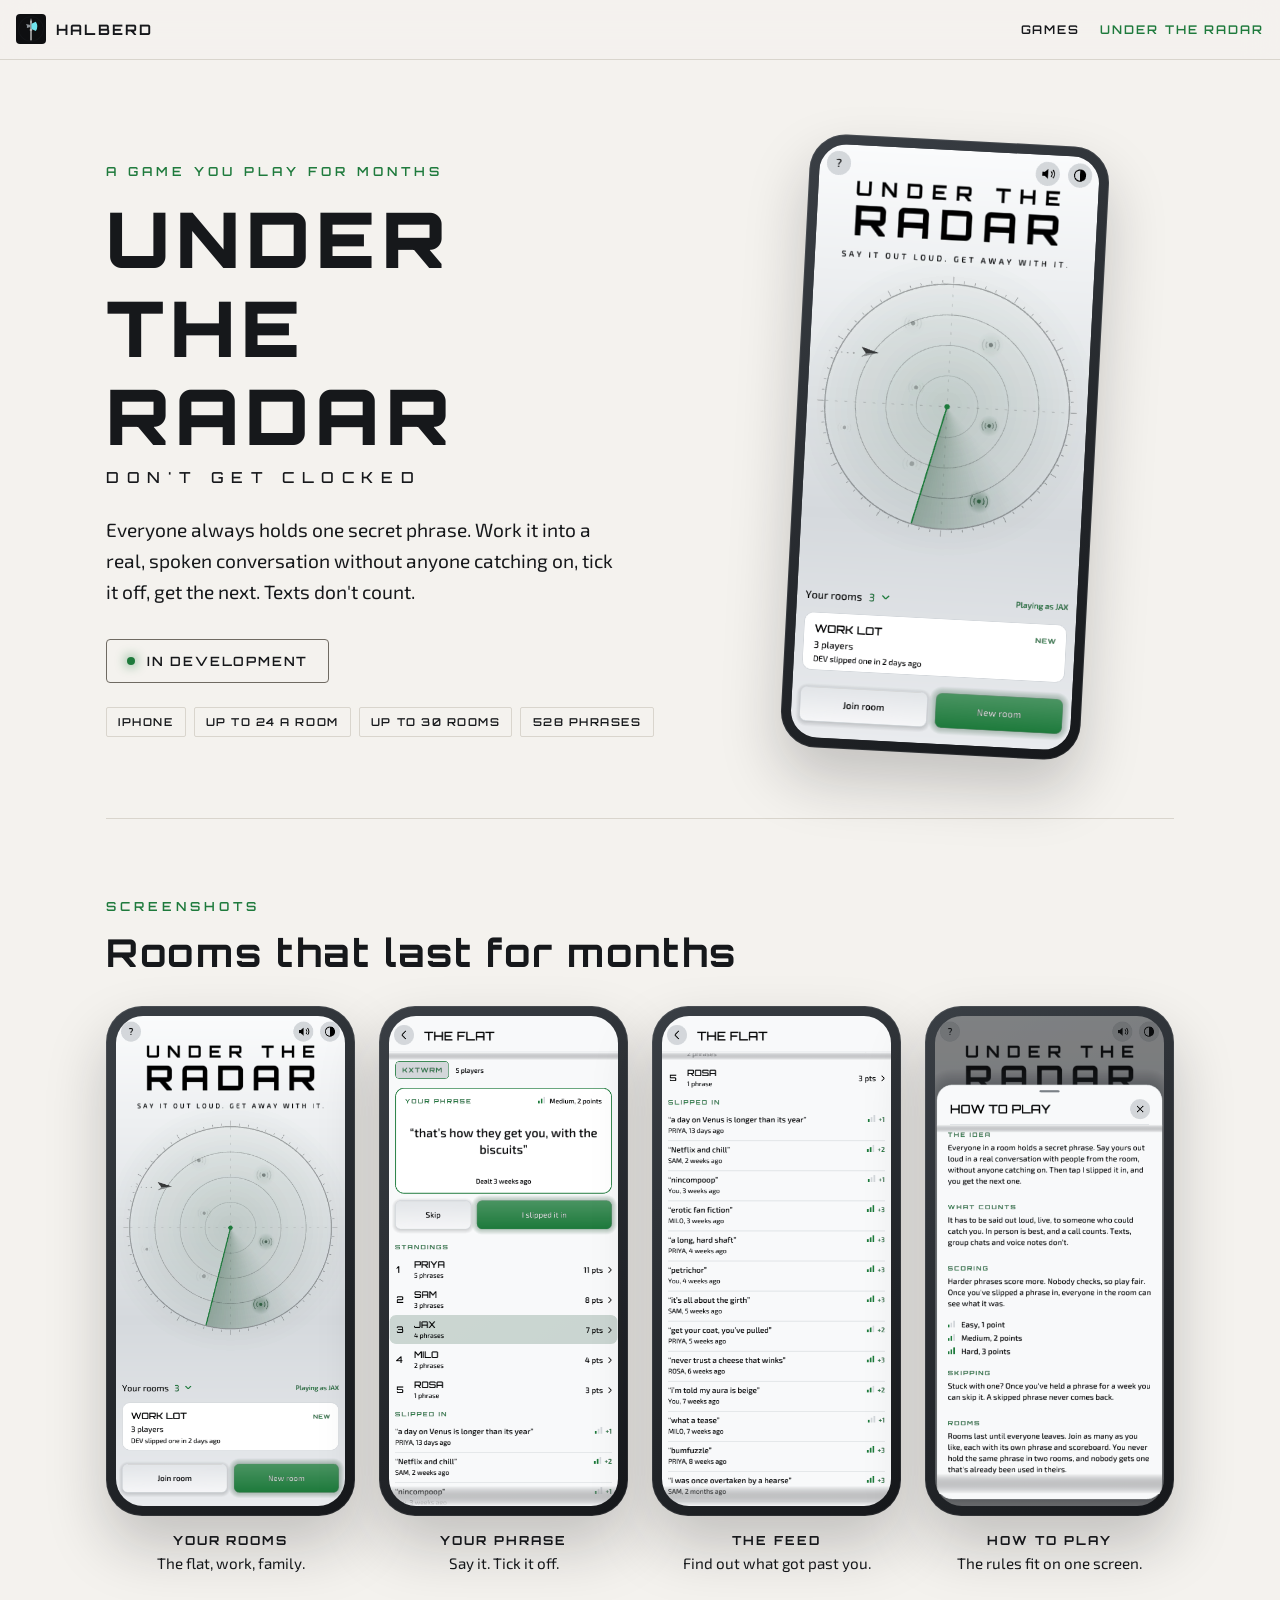
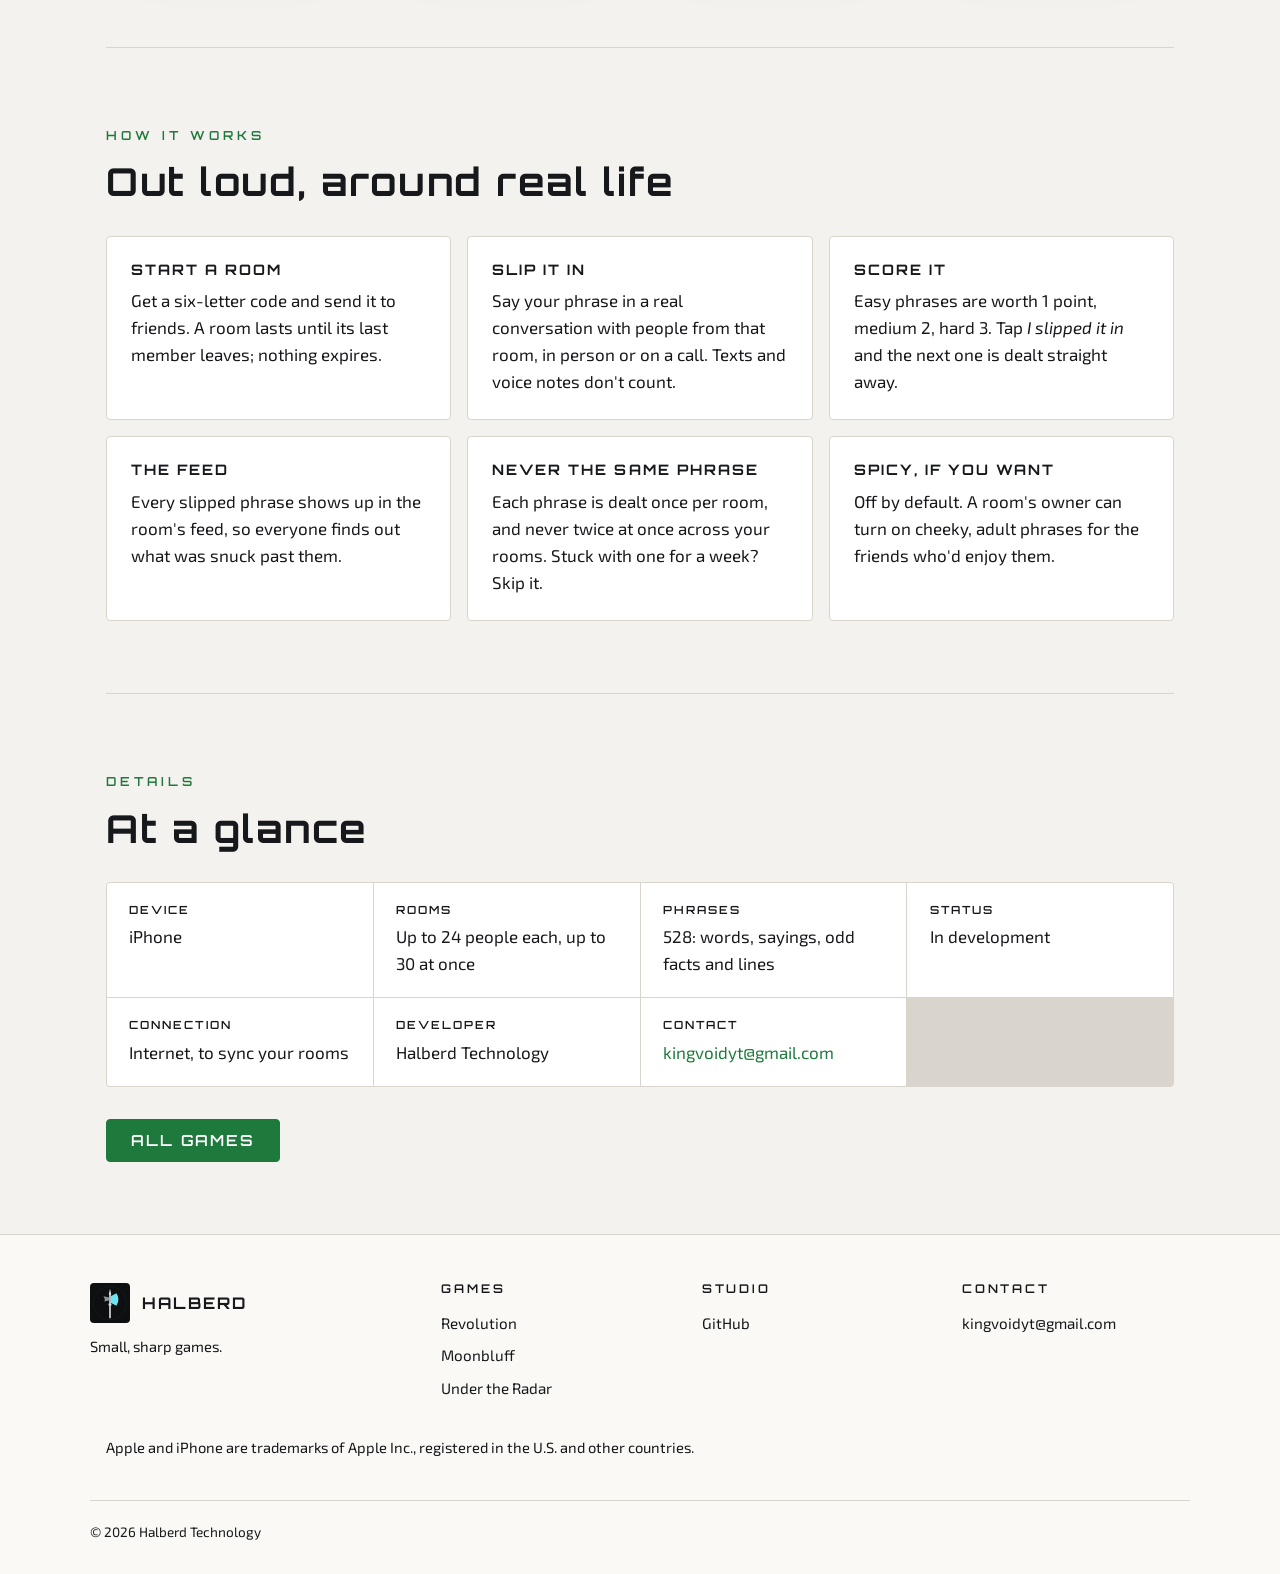
<file: under-the-radar/index.html>
<!doctype html>
<html lang="en">
<head>
  <meta charset="utf-8">
  <meta name="viewport" content="width=device-width, initial-scale=1">
  <title>Under the Radar</title>
  <meta name="description" content="Under the Radar: everyone holds one secret phrase. Say it out loud in a real conversation without anyone clocking it. Rooms with your friends that last for months, on iPhone.">
  <meta name="theme-color" content="#F4F2EE">
  <meta property="og:title" content="Under the Radar">
  <meta property="og:description" content="Say a secret phrase out loud without getting clocked.">
  <meta property="og:image" content="https://halberdtechnology.github.io/assets/shots/utr/home.png">
  <link rel="icon" href="/assets/logo.svg" type="image/svg+xml">
  <link rel="preconnect" href="https://fonts.googleapis.com">
  <link rel="preconnect" href="https://fonts.gstatic.com" crossorigin>
  <link href="https://fonts.googleapis.com/css2?family=Exo+2:wght@400;500;600&family=Orbitron:wght@500;700;900&display=swap" rel="stylesheet">
  <link rel="stylesheet" href="/assets/site.css">
  <link rel="stylesheet" href="/assets/game.css">
  <style>:root { --primary: var(--utr); --glow: rgba(30, 122, 60, 0.25); }</style>
</head>
<body>
  <header class="topbar">
    <a class="brand" href="/"><img src="/assets/logo.svg" alt="">HALBERD</a>
    <nav><a href="/#games">Games</a><a href="/under-the-radar/" aria-current="page">Under the Radar</a></nav>
  </header>

  <main class="wrap">
    <section class="hero">
      <div>
        <span class="kicker">A game you play for months</span>
        <h1>UNDER THE RADAR</h1>
        <p class="motto">Don't get clocked</p>
        <p class="lede">Everyone always holds one secret phrase. Work it into a real, spoken conversation without anyone catching on, tick it off, get the next. Texts don't count.</p>
        <span class="badge">In development</span>
        <div class="facts"><span>iPhone</span><span>Up to 24 a room</span><span>Up to 30 rooms</span><span>528 phrases</span></div>
      </div>
      <div class="phone"><img src="/assets/shots/utr/home.png" alt="Under the Radar's home screen: a radar sweep over your rooms, with Join room and New room buttons." width="430" height="880"></div>
    </section>

    <section class="block">
      <span class="kicker">Screenshots</span>
      <h2>Rooms that last for months</h2>
      <div class="gallery">
        <figure><div class="phone"><img src="/assets/shots/utr/home.png" alt="Your rooms, under the radar sweep." loading="lazy" width="430" height="880"></div><figcaption><strong>Your rooms</strong>The flat, work, family.</figcaption></figure>
        <figure><div class="phone"><img src="/assets/shots/utr/room.png" alt="A room with your current phrase and the standings." loading="lazy" width="430" height="880"></div><figcaption><strong>Your phrase</strong>Say it. Tick it off.</figcaption></figure>
        <figure><div class="phone"><img src="/assets/shots/utr/feed.png" alt="The feed: every phrase slipped in so far." loading="lazy" width="430" height="880"></div><figcaption><strong>The feed</strong>Find out what got past you.</figcaption></figure>
        <figure><div class="phone"><img src="/assets/shots/utr/help.png" alt="How to play." loading="lazy" width="430" height="880"></div><figcaption><strong>How to play</strong>The rules fit on one screen.</figcaption></figure>
      </div>
    </section>

    <section class="block">
      <span class="kicker">How it works</span>
      <h2>Out loud, around real life</h2>
      <div class="features">
        <div><h3>Start a room</h3><p>Get a six-letter code and send it to friends. A room lasts until its last member leaves; nothing expires.</p></div>
        <div><h3>Slip it in</h3><p>Say your phrase in a real conversation with people from that room, in person or on a call. Texts and voice notes don't count.</p></div>
        <div><h3>Score it</h3><p>Easy phrases are worth 1 point, medium 2, hard 3. Tap <em>I slipped it in</em> and the next one is dealt straight away.</p></div>
        <div><h3>The feed</h3><p>Every slipped phrase shows up in the room's feed, so everyone finds out what was snuck past them.</p></div>
        <div><h3>Never the same phrase</h3><p>Each phrase is dealt once per room, and never twice at once across your rooms. Stuck with one for a week? Skip it.</p></div>
        <div><h3>Spicy, if you want</h3><p>Off by default. A room's owner can turn on cheeky, adult phrases for the friends who'd enjoy them.</p></div>
      </div>
    </section>

    <section class="block">
      <span class="kicker">Details</span>
      <h2>At a glance</h2>
      <dl class="specs">
        <div><dt>Device</dt><dd>iPhone</dd></div>
        <div><dt>Rooms</dt><dd>Up to 24 people each, up to 30 at once</dd></div>
        <div><dt>Phrases</dt><dd>528: words, sayings, odd facts and lines</dd></div>
        <div><dt>Status</dt><dd>In development</dd></div>
        <div><dt>Connection</dt><dd>Internet, to sync your rooms</dd></div>
        <div><dt>Developer</dt><dd>Halberd Technology</dd></div>
        <div><dt>Contact</dt><dd><a href="mailto:kingvoidyt@gmail.com">kingvoidyt@gmail.com</a></dd></div>
      </dl>
      <div class="cta"><a class="btn primary" href="/#games">All games</a></div>
    </section>
  </main>

  <footer class="site-footer">
    <div class="inner">
      <div><a class="brand" href="/"><img src="/assets/logo.svg" alt="">HALBERD</a><p>Small, sharp games.</p></div>
      <div><h4>Games</h4><ul><li><a href="/revolution/">Revolution</a></li><li><a href="/moonbluff/">Moonbluff</a></li><li><a href="/under-the-radar/">Under the Radar</a></li></ul></div>
      <div><h4>Studio</h4><ul><li><a href="https://github.com/HalberdTechnology">GitHub</a></li></ul></div>
      <div><h4>Contact</h4><ul><li><a href="mailto:kingvoidyt@gmail.com">kingvoidyt@gmail.com</a></li></ul></div>
    </div>
    <p class="trademark">Apple and iPhone are trademarks of Apple Inc., registered in the U.S. and other countries.</p>
    <div class="legal">© 2026 Halberd Technology</div>
  </footer>
</body>
</html>
</file>
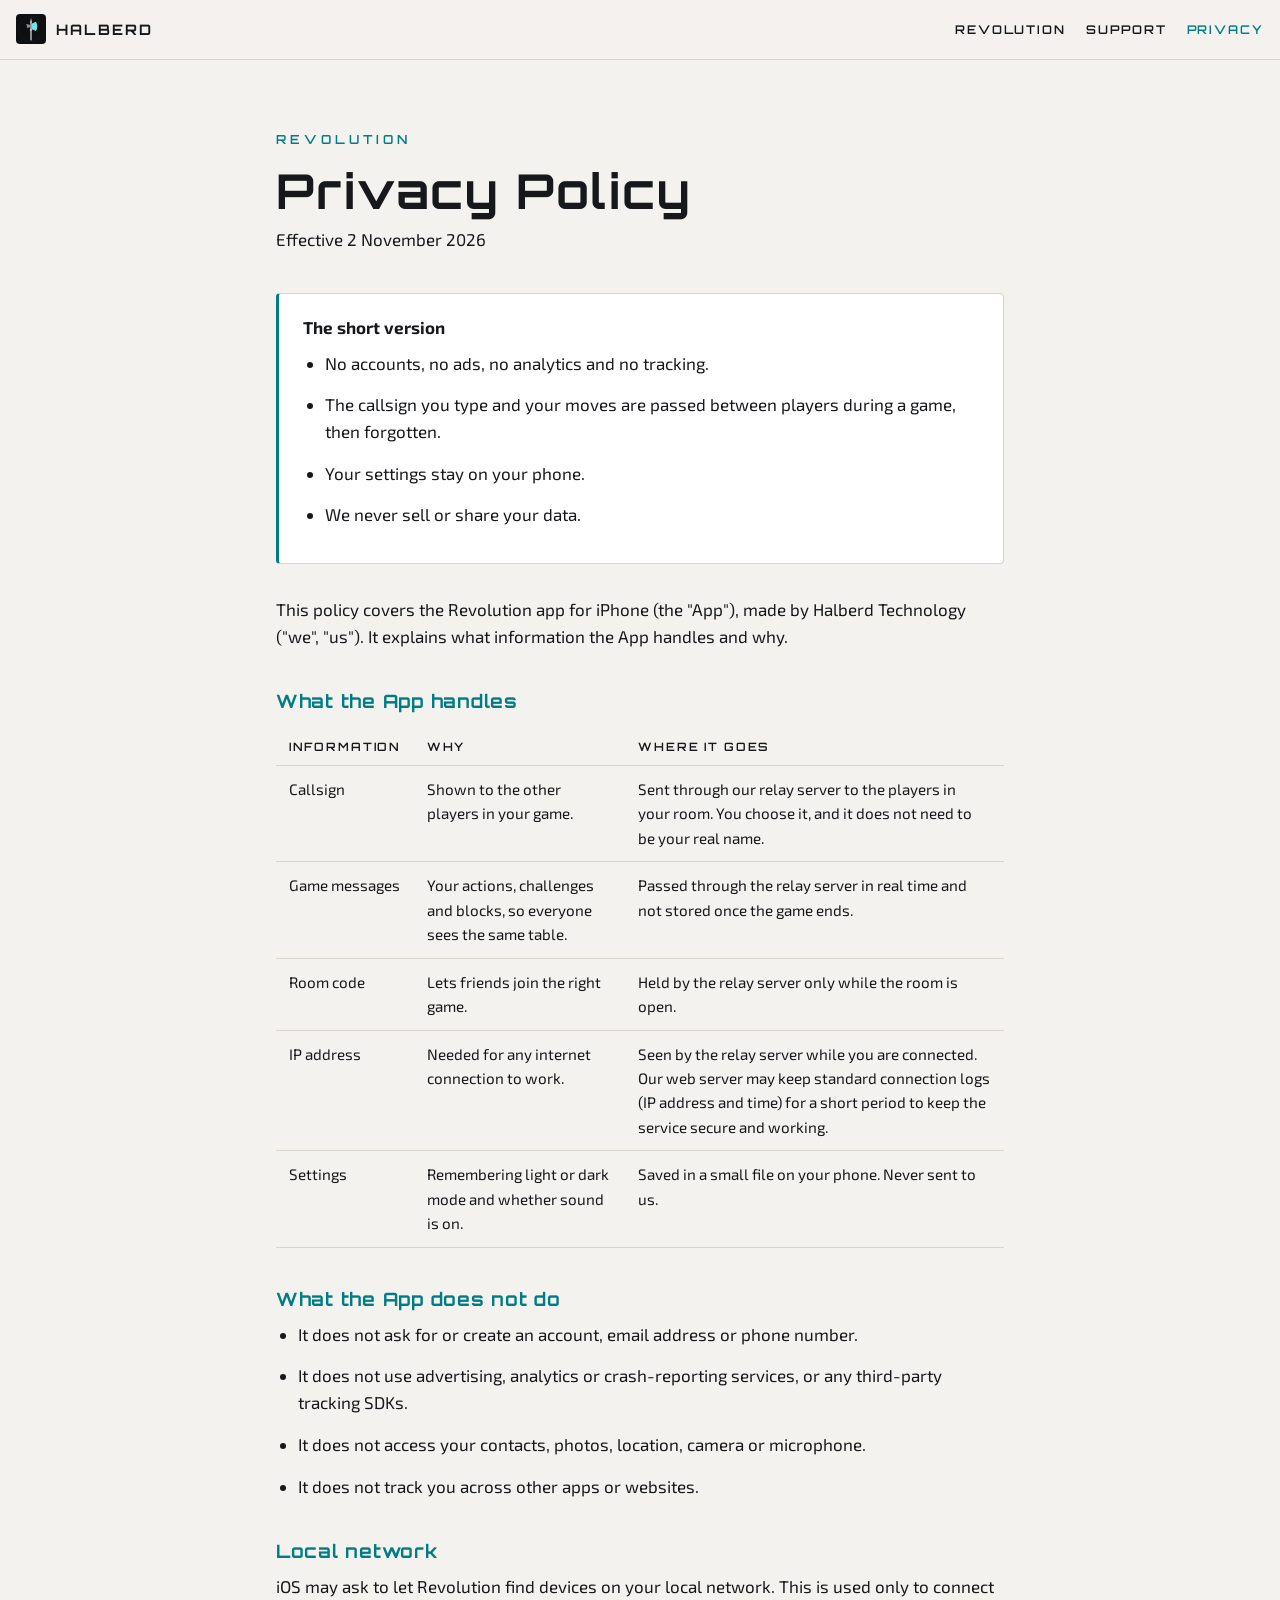
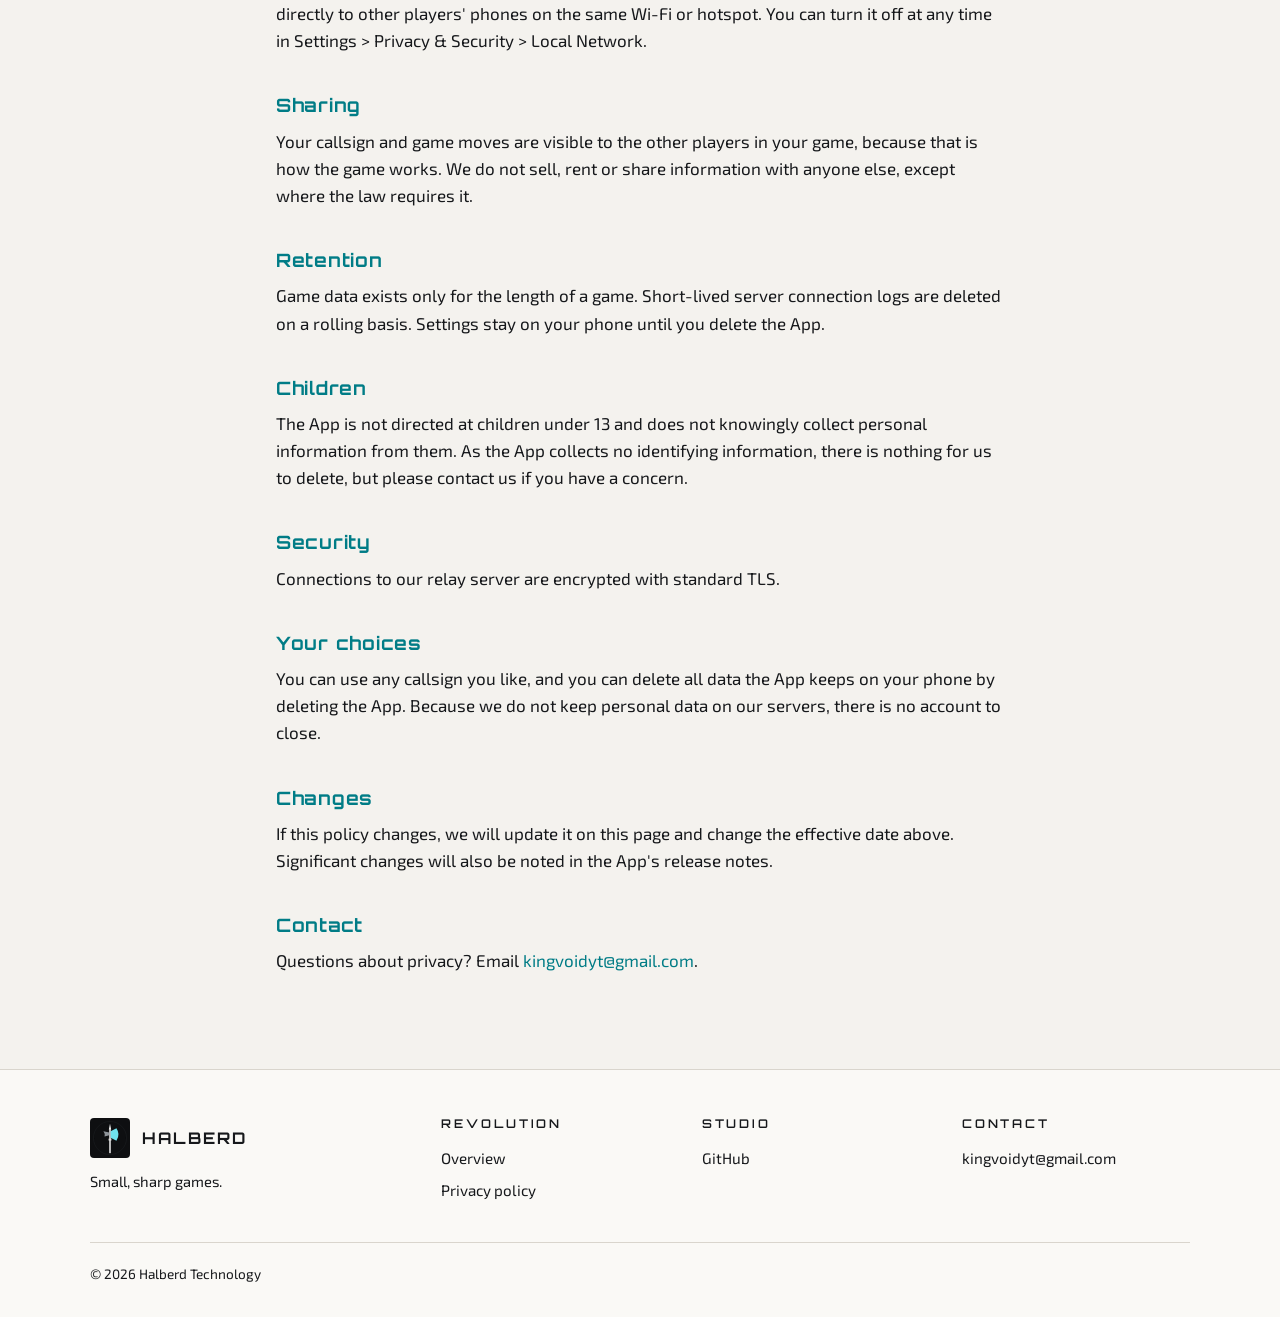
<file: revolution/privacy/index.html>
<!doctype html>
<html lang="en">
<head>
  <meta charset="utf-8">
  <meta name="viewport" content="width=device-width, initial-scale=1">
  <title>Revolution Privacy Policy</title>
  <meta name="description" content="How Revolution by Halberd Technology handles your data. Short version: no accounts, no ads, no tracking.">
  <meta name="theme-color" content="#F4F2EE">
  <link rel="icon" href="/assets/logo.svg" type="image/svg+xml">
  <link rel="preconnect" href="https://fonts.googleapis.com">
  <link rel="preconnect" href="https://fonts.gstatic.com" crossorigin>
  <link href="https://fonts.googleapis.com/css2?family=Exo+2:wght@400;500;600&family=Orbitron:wght@500;700;900&display=swap" rel="stylesheet">
  <link rel="stylesheet" href="/assets/site.css">
</head>
<body>
  <header class="topbar">
    <a class="brand" href="/"><img src="/assets/logo.svg" alt="">HALBERD</a>
    <nav><a href="/revolution/">Revolution</a><a href="/revolution/support/">Support</a><a href="/revolution/privacy/" aria-current="page">Privacy</a></nav>
  </header>

  <main class="doc">
    <span class="kicker">Revolution</span>
    <h1>Privacy Policy</h1>
    <p class="meta">Effective 2 November 2026</p>

    <div class="summary">
      <strong>The short version</strong>
      <ul>
        <li>No accounts, no ads, no analytics and no tracking.</li>
        <li>The callsign you type and your moves are passed between players during a game, then forgotten.</li>
        <li>Your settings stay on your phone.</li>
        <li>We never sell or share your data.</li>
      </ul>
    </div>

    <p style="margin-top:2rem">This policy covers the Revolution app for iPhone (the "App"), made by Halberd Technology ("we", "us"). It explains what information the App handles and why.</p>

    <h2>What the App handles</h2>
    <table>
      <thead><tr><th>Information</th><th>Why</th><th>Where it goes</th></tr></thead>
      <tbody>
        <tr><td>Callsign</td><td>Shown to the other players in your game.</td><td>Sent through our relay server to the players in your room. You choose it, and it does not need to be your real name.</td></tr>
        <tr><td>Game messages</td><td>Your actions, challenges and blocks, so everyone sees the same table.</td><td>Passed through the relay server in real time and not stored once the game ends.</td></tr>
        <tr><td>Room code</td><td>Lets friends join the right game.</td><td>Held by the relay server only while the room is open.</td></tr>
        <tr><td>IP address</td><td>Needed for any internet connection to work.</td><td>Seen by the relay server while you are connected. Our web server may keep standard connection logs (IP address and time) for a short period to keep the service secure and working.</td></tr>
        <tr><td>Settings</td><td>Remembering light or dark mode and whether sound is on.</td><td>Saved in a small file on your phone. Never sent to us.</td></tr>
      </tbody>
    </table>

    <h2>What the App does not do</h2>
    <ul>
      <li>It does not ask for or create an account, email address or phone number.</li>
      <li>It does not use advertising, analytics or crash-reporting services, or any third-party tracking SDKs.</li>
      <li>It does not access your contacts, photos, location, camera or microphone.</li>
      <li>It does not track you across other apps or websites.</li>
    </ul>

    <h2>Local network</h2>
    <p>iOS may ask to let Revolution find devices on your local network. This is used only to connect directly to other players' phones on the same Wi-Fi or hotspot. You can turn it off at any time in Settings &gt; Privacy &amp; Security &gt; Local Network.</p>

    <h2>Sharing</h2>
    <p>Your callsign and game moves are visible to the other players in your game, because that is how the game works. We do not sell, rent or share information with anyone else, except where the law requires it.</p>

    <h2>Retention</h2>
    <p>Game data exists only for the length of a game. Short-lived server connection logs are deleted on a rolling basis. Settings stay on your phone until you delete the App.</p>

    <h2>Children</h2>
    <p>The App is not directed at children under 13 and does not knowingly collect personal information from them. As the App collects no identifying information, there is nothing for us to delete, but please contact us if you have a concern.</p>

    <h2>Security</h2>
    <p>Connections to our relay server are encrypted with standard TLS.</p>

    <h2>Your choices</h2>
    <p>You can use any callsign you like, and you can delete all data the App keeps on your phone by deleting the App. Because we do not keep personal data on our servers, there is no account to close.</p>

    <h2>Changes</h2>
    <p>If this policy changes, we will update it on this page and change the effective date above. Significant changes will also be noted in the App's release notes.</p>

    <h2>Contact</h2>
    <p>Questions about privacy? Email <a href="mailto:kingvoidyt@gmail.com?subject=Privacy%20question">kingvoidyt@gmail.com</a>.</p>
  </main>

  <footer class="site-footer">
    <div class="inner">
      <div><a class="brand" href="/"><img src="/assets/logo.svg" alt="">HALBERD</a><p>Small, sharp games.</p></div>
      <div><h4>Revolution</h4><ul><li><a href="/revolution/">Overview</a></li><li><a href="/revolution/privacy/">Privacy policy</a></li></ul></div>
      <div><h4>Studio</h4><ul><li><a href="https://github.com/HalberdTechnology">GitHub</a></li></ul></div>
      <div><h4>Contact</h4><ul><li><a href="mailto:kingvoidyt@gmail.com">kingvoidyt@gmail.com</a></li></ul></div>
    </div>
    <div class="legal">© 2026 Halberd Technology</div>
  </footer>
</body>
</html>
</file>
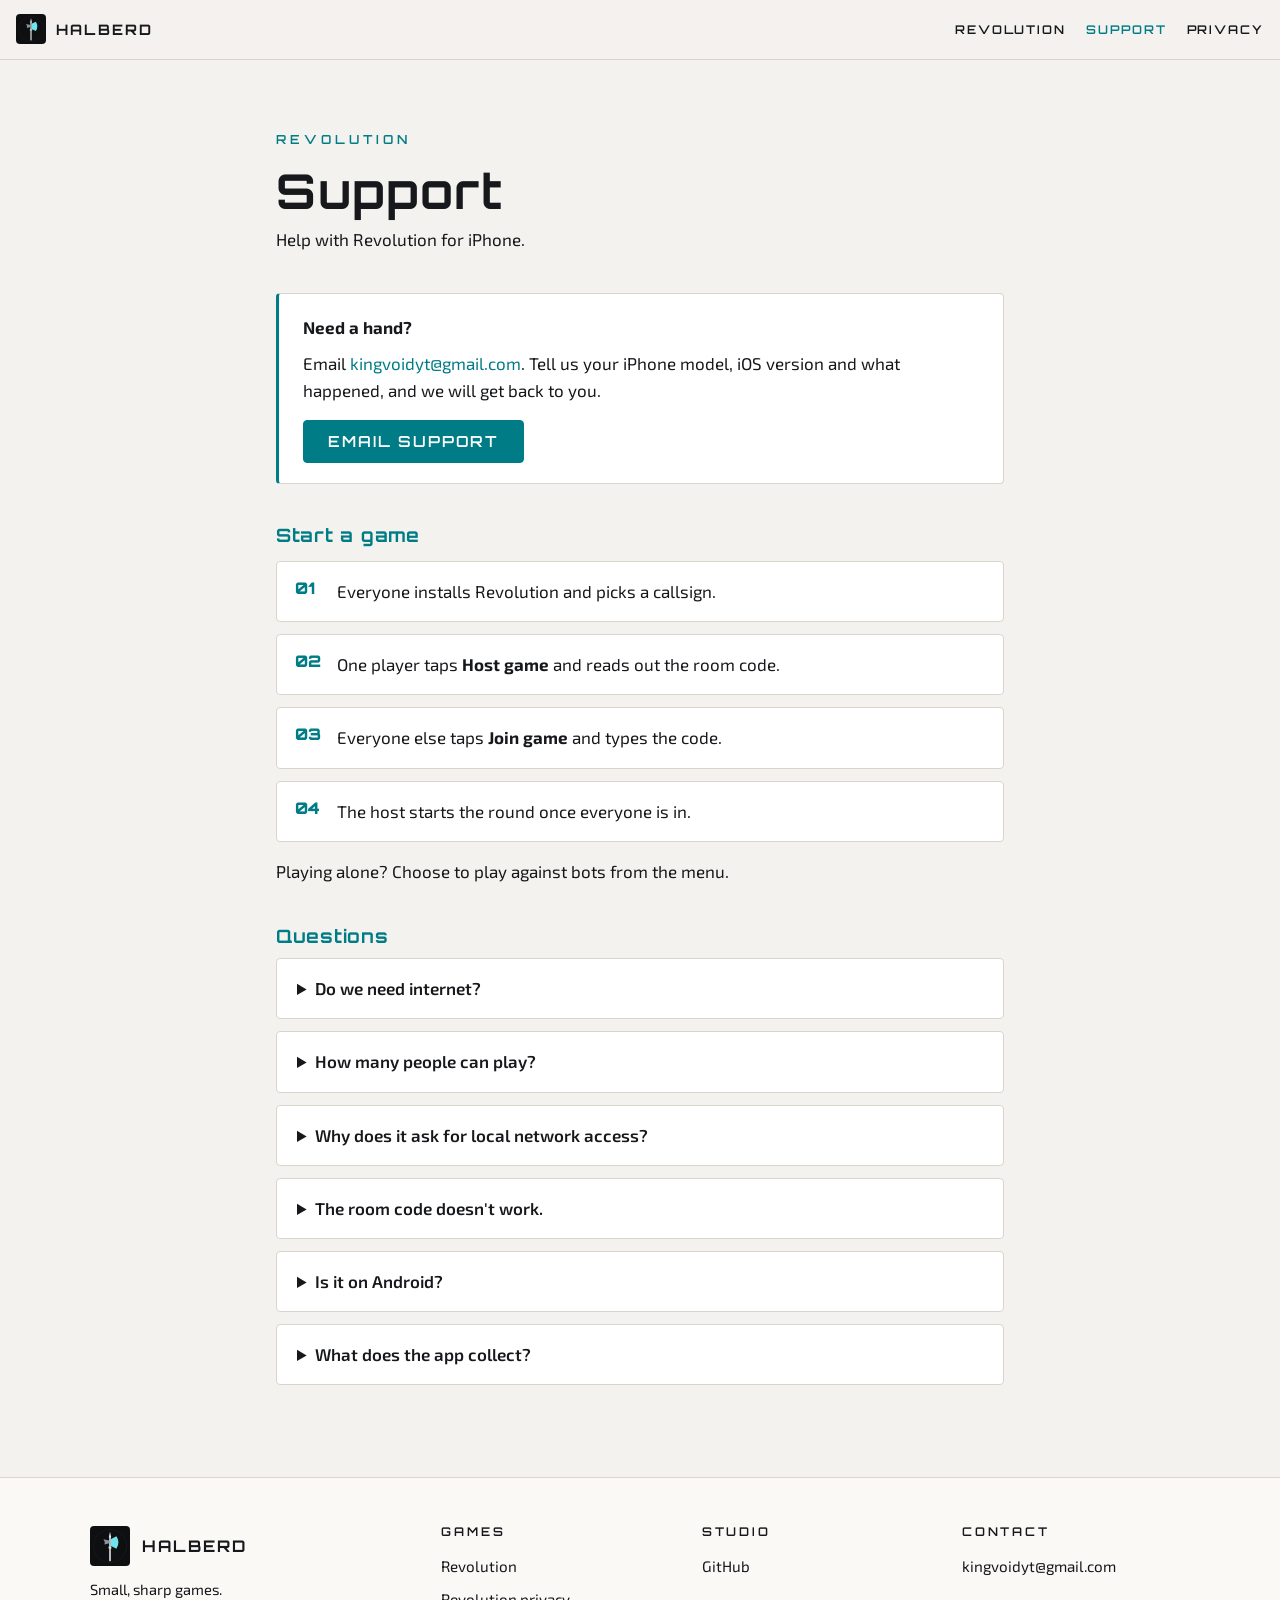
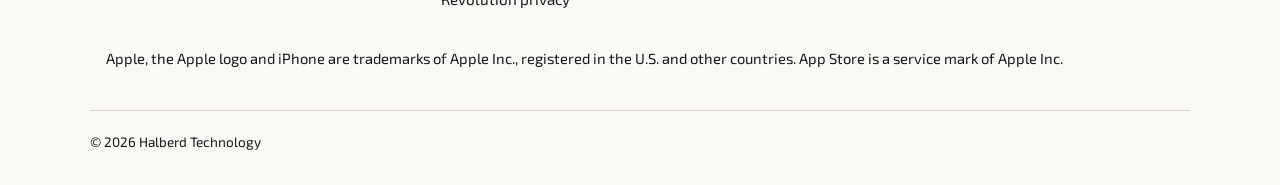
<file: revolution/support/index.html>
<!doctype html>
<html lang="en">
<head>
  <meta charset="utf-8">
  <meta name="viewport" content="width=device-width, initial-scale=1">
  <title>Revolution Support</title>
  <meta name="description" content="Help with Revolution by Halberd Technology: starting a game, common questions, and how to contact us.">
  <meta name="theme-color" content="#F4F2EE">
  <link rel="icon" href="/assets/logo.svg" type="image/svg+xml">
  <link rel="preconnect" href="https://fonts.googleapis.com">
  <link rel="preconnect" href="https://fonts.gstatic.com" crossorigin>
  <link href="https://fonts.googleapis.com/css2?family=Exo+2:wght@400;500;600&family=Orbitron:wght@500;700;900&display=swap" rel="stylesheet">
  <link rel="stylesheet" href="/assets/site.css">
  <style>
    .steps { counter-reset: s; display: grid; gap: 0.75rem; margin: 1rem 0 0; padding: 0 !important; }
    .steps li { list-style: none; counter-increment: s; background: var(--container); border: 1px solid var(--outline-variant); border-radius: 4px; padding: 1rem 1.25rem 1rem 3.75rem; position: relative; margin: 0; }
    .steps li::before { content: counter(s, decimal-leading-zero); position: absolute; left: 1.1rem; top: 1rem; font: 900 1rem var(--title); color: var(--primary); }
    details { background: var(--container); border: 1px solid var(--outline-variant); border-radius: 4px; padding: 1rem 1.25rem; margin-bottom: 0.75rem; }
    summary { cursor: pointer; font-weight: 600; }
    details p { margin: 0.75rem 0 0; }
    .contact { margin-top: 1rem; display: flex; flex-wrap: wrap; gap: 1rem; align-items: center; }
    .trademark { max-width: 1100px; margin: 0 auto; padding: 1.5rem 1rem 0; font-size: 0.8rem; }
  </style>
</head>
<body>
  <header class="topbar">
    <a class="brand" href="/"><img src="/assets/logo.svg" alt="">HALBERD</a>
    <nav><a href="/revolution/">Revolution</a><a href="/revolution/support/" aria-current="page">Support</a><a href="/revolution/privacy/">Privacy</a></nav>
  </header>

  <main class="doc">
    <span class="kicker">Revolution</span>
    <h1>Support</h1>
    <p class="meta">Help with Revolution for iPhone.</p>

    <div class="summary">
      <strong>Need a hand?</strong>
      <p style="margin:0.5rem 0 0">Email <a href="mailto:kingvoidyt@gmail.com?subject=Revolution%20support">kingvoidyt@gmail.com</a>. Tell us your iPhone model, iOS version and what happened, and we will get back to you.</p>
      <div class="contact"><a class="btn primary" href="mailto:kingvoidyt@gmail.com?subject=Revolution%20support">Email support</a></div>
    </div>

    <h2>Start a game</h2>
    <ol class="steps">
      <li>Everyone installs Revolution and picks a callsign.</li>
      <li>One player taps <strong>Host game</strong> and reads out the room code.</li>
      <li>Everyone else taps <strong>Join game</strong> and types the code.</li>
      <li>The host starts the round once everyone is in.</li>
    </ol>
    <p style="margin-top:1rem">Playing alone? Choose to play against bots from the menu.</p>

    <h2>Questions</h2>
    <details><summary>Do we need internet?</summary><p>Yes, for online games. They connect through our relay server, so each phone needs mobile data or Wi-Fi. A steady connection gives the best game, so expect the odd hiccup in tunnels.</p></details>
    <details><summary>How many people can play?</summary><p>Two to six. You can also play solo against bots.</p></details>
    <details><summary>Why does it ask for local network access?</summary><p>So phones on the same Wi-Fi or hotspot can find each other directly. It is only used to connect to other players' phones. You can change it in Settings &gt; Privacy &amp; Security &gt; Local Network.</p></details>
    <details><summary>The room code doesn't work.</summary><p>Check that the host is still in the lobby and that the code was typed exactly. Codes only last while the host's room is open, so if the host left, have them host again.</p></details>
    <details><summary>Is it on Android?</summary><p>Not yet. Revolution is iPhone-only for now.</p></details>
    <details><summary>What does the app collect?</summary><p>Nothing that identifies you. The details are in the <a href="/revolution/privacy/">privacy policy</a>.</p></details>
  </main>

  <footer class="site-footer">
    <div class="inner">
      <div><a class="brand" href="/"><img src="/assets/logo.svg" alt="">HALBERD</a><p>Small, sharp games.</p></div>
      <div><h4>Games</h4><ul><li><a href="/revolution/">Revolution</a></li><li><a href="/revolution/privacy/">Revolution privacy</a></li></ul></div>
      <div><h4>Studio</h4><ul><li><a href="https://github.com/HalberdTechnology">GitHub</a></li></ul></div>
      <div><h4>Contact</h4><ul><li><a href="mailto:kingvoidyt@gmail.com">kingvoidyt@gmail.com</a></li></ul></div>
    </div>
    <p class="trademark">Apple, the Apple logo and iPhone are trademarks of Apple Inc., registered in the U.S. and other countries. App Store is a service mark of Apple Inc.</p>
    <div class="legal">© 2026 Halberd Technology</div>
  </footer>
</body>
</html>
</file>
<file: assets/site.css>
/* Halberd Technology: shared tokens and components.
   Light paper and ink, one accent per game, text never gray, squared corners,
   Orbitron for titles and Exo 2 for body text. */

:root {
  --surface: #F4F2EE;
  --container-low: #FAF9F6;
  --container: #FFFFFF;
  --container-high: #FFFFFF;
  --container-highest: #E4E1DB;
  --outline: #6F6A62;
  --outline-variant: #D9D5CD;
  --ink: #16181B;
  --text: #16181B;
  --primary: #007C86;
  --on-primary: #FFFFFF;
  --card-back: #8D9399;
  --card-ink: #16181B;
  --glow: rgba(0, 124, 134, 0.22);
  --scrim: rgba(244, 242, 238, 0.86);
  --shadow: 0 18px 40px rgba(22, 24, 27, 0.14);

  /* Each game's own accent, as the apps set it (darkened where needed to read on paper). */
  --revolution: #007C86;
  --moonbluff: #B07A16;
  --utr: #1E7A3C;

  --title: "Orbitron", "Exo 2", system-ui, sans-serif;
  --body: "Exo 2", system-ui, sans-serif;
  color-scheme: light;
}

/* Light is the house style; a page can still opt into the old dark scheme explicitly. */
:root[data-theme="dark"] {
  --surface: #0E0F11;
  --container-low: #131518;
  --container: #181A1D;
  --container-high: #1F2226;
  --container-highest: #2A2E33;
  --outline: #5A6067;
  --outline-variant: #30353A;
  --ink: #FFFFFF;
  --text: #FFFFFF;
  --primary: #6FE3EE;
  --on-primary: #00363B;
  --glow: rgba(111, 227, 238, 0.35);
  --scrim: rgba(14, 15, 17, 0.82);
  --shadow: 0 18px 40px rgba(0, 0, 0, 0.55);
  color-scheme: dark;
}

*, *::before, *::after { margin: 0; padding: 0; box-sizing: border-box; }

html { -webkit-text-size-adjust: 100%; }

body {
  background: var(--surface);
  color: var(--text);
  font-family: var(--body);
  font-size: 17px;
  line-height: 1.6;
  overflow-x: hidden;
  -webkit-font-smoothing: antialiased;
}

a { color: var(--primary); text-decoration: none; }
a:hover { text-decoration: underline; }

h1, h2, h3 { font-family: var(--title); font-weight: 700; letter-spacing: 0.04em; line-height: 1.15; }

/* Squared buttons with the lift-and-glow hover from the K-ov hero. */
.btn {
  display: inline-flex;
  align-items: center;
  gap: 0.5em;
  padding: 0.85em 1.6em;
  font: 600 0.95rem/1 var(--title);
  letter-spacing: 0.12em;
  text-transform: uppercase;
  color: var(--text);
  background: var(--container-high);
  border: 1px solid var(--outline-variant);
  border-radius: 4px;
  cursor: pointer;
  position: relative;
  transition: transform 0.4s, border-color 0.25s, box-shadow 0.4s;
}
.btn::before {
  content: "";
  position: absolute;
  top: 100%;
  left: 5%;
  width: 90%;
  height: 10px;
  opacity: 0;
  pointer-events: none;
  background: radial-gradient(ellipse at center, var(--glow) 0%, transparent 80%);
  transition: transform 0.4s, opacity 0.4s;
}
.btn:hover, .btn:focus-visible { transform: translateY(-5px); border-color: var(--primary); text-decoration: none; }
.btn:hover::before, .btn:focus-visible::before { opacity: 1; transform: translateY(5px); }
.btn.primary { background: var(--primary); color: var(--on-primary); border-color: var(--primary); }
.btn.primary:hover { box-shadow: 0 0 32px var(--glow); }

.btn-row { display: flex; flex-wrap: wrap; gap: 1rem; }

.kicker {
  font: 600 0.78rem/1 var(--title);
  letter-spacing: 0.32em;
  text-transform: uppercase;
  color: var(--primary);
}

/* Revolution cards: the app's flat gray card with dark ink art. */
.card {
  aspect-ratio: 200 / 280;
  background: var(--card-back) center / 100% 100% no-repeat;
  border-radius: 6%;
  box-shadow: var(--shadow);
}

/* Footer */
.site-footer {
  position: relative;
  z-index: 2;
  border-top: 1px solid var(--outline-variant);
  background: var(--container-low);
  padding: 3rem 1rem 2rem;
}
.site-footer .inner {
  max-width: 1100px;
  margin: 0 auto;
  display: grid;
  grid-template-columns: 1.4fr repeat(3, 1fr);
  gap: 2rem;
}
.site-footer .brand { display: flex; align-items: center; gap: 0.75rem; font: 700 1rem var(--title); letter-spacing: 0.14em; color: var(--text); }
.site-footer .brand img { width: 40px; height: 40px; border-radius: 4px; }
.site-footer p { margin-top: 0.75rem; font-size: 0.92rem; }
.site-footer h4 { font: 600 0.75rem/1 var(--title); letter-spacing: 0.24em; text-transform: uppercase; margin-bottom: 1rem; }
.site-footer ul { list-style: none; display: grid; gap: 0.5rem; font-size: 0.95rem; }
.site-footer ul a { color: var(--text); }
.site-footer ul a:hover { color: var(--primary); }
.site-footer .legal { max-width: 1100px; margin: 2.5rem auto 0; padding-top: 1.25rem; border-top: 1px solid var(--outline-variant); font-size: 0.85rem; }
@media (max-width: 760px) { .site-footer .inner { grid-template-columns: 1fr 1fr; } .site-footer .inner > :first-child { grid-column: 1 / -1; } }

/* Top bar for inner pages */
.topbar {
  position: sticky;
  top: 0;
  z-index: 10;
  display: flex;
  align-items: center;
  justify-content: space-between;
  padding: 0.9rem 1rem;
  background: var(--scrim);
  backdrop-filter: blur(16px);
  -webkit-backdrop-filter: blur(16px);
  border-bottom: 1px solid var(--outline-variant);
}
.topbar .brand { display: flex; align-items: center; gap: 0.6rem; color: var(--text); font: 700 0.9rem var(--title); letter-spacing: 0.16em; }
.topbar .brand:hover { text-decoration: none; }
.topbar .brand img { width: 30px; height: 30px; border-radius: 4px; }
.topbar nav { display: flex; gap: 1.25rem; font: 600 0.75rem var(--title); letter-spacing: 0.16em; text-transform: uppercase; }
.topbar nav a { color: var(--text); }
.topbar nav a:hover, .topbar nav a[aria-current] { color: var(--primary); text-decoration: none; }

/* Long-form documents (privacy policy) */
.doc { max-width: 760px; margin: 0 auto; padding: 4rem 1rem 5rem; }
.doc h1 { font-size: clamp(2rem, 6vw, 3rem); margin: 0.75rem 0 0.5rem; }
.doc .meta { margin-bottom: 2.5rem; }
.doc h2 { font-size: 1.15rem; margin: 2.5rem 0 0.75rem; color: var(--primary); }
.doc p, .doc li { margin-bottom: 0.9rem; }
.doc ul { padding-left: 1.4rem; }
.doc .summary { background: var(--container); border: 1px solid var(--outline-variant); border-left: 3px solid var(--primary); border-radius: 4px; padding: 1.25rem 1.5rem; }
.doc .summary ul { margin-top: 0.5rem; }
.doc table { width: 100%; border-collapse: collapse; margin: 1rem 0 1.5rem; font-size: 0.95rem; }
.doc th, .doc td { text-align: left; padding: 0.7rem 0.8rem; border-bottom: 1px solid var(--outline-variant); vertical-align: top; }
.doc th { font: 600 0.72rem var(--title); letter-spacing: 0.16em; text-transform: uppercase; }
@media (max-width: 560px) { .doc table, .doc tbody, .doc tr, .doc td { display: block; } .doc thead { display: none; } .doc td:first-child { font-weight: 600; border-bottom: 0; padding-bottom: 0; } }

@keyframes rise { from { opacity: 0; transform: translateY(-30%); } to { opacity: 1; transform: none; } }
@keyframes riseLate { 0%, 45% { opacity: 0; transform: translateY(-24px); } 100% { opacity: 1; transform: none; } }
@media (prefers-reduced-motion: reduce) { *, *::before, *::after { animation: none !important; transition: none !important; } }

/* Games in the Halberd catalogue. Shipped titles show card art; slots not yet announced are hatched. */
.games { display: grid; grid-template-columns: repeat(auto-fill, minmax(240px, 1fr)); gap: 1rem; }
.game { position: relative; display: flex; flex-direction: column; background: var(--container); border: 1px solid var(--outline-variant); border-radius: 4px; overflow: hidden; color: var(--text); transition: transform 0.4s, border-color 0.25s, box-shadow 0.4s; }
a.game:hover { transform: translateY(-6px); border-color: var(--primary); box-shadow: 0 0 32px var(--glow); text-decoration: none; }
.game .art { aspect-ratio: 4 / 3; display: flex; align-items: center; justify-content: center; gap: 0.5rem; background: radial-gradient(ellipse at 50% 120%, rgba(111,227,238,0.18), transparent 60%), var(--container-low); border-bottom: 1px solid var(--outline-variant); }
.game .art .card { width: 30%; }
.game .art .card:nth-child(1) { transform: rotate(-8deg) translateY(6px); }
.game .art .card:nth-child(3) { transform: rotate(8deg) translateY(6px); }
.game .body { padding: 1.1rem 1.25rem 1.3rem; }
.game .no { font: 600 0.7rem var(--title); letter-spacing: 0.24em; color: var(--primary); }
.game h3 { font-size: 1.15rem; margin: 0.35rem 0 0.4rem; }
.game p { font-size: 0.93rem; }
.game .tags { display: flex; gap: 0.4rem; margin-top: 0.9rem; flex-wrap: wrap; }
.game .tags span { font: 600 0.62rem var(--title); letter-spacing: 0.16em; text-transform: uppercase; padding: 0.35rem 0.55rem; border: 1px solid var(--outline-variant); border-radius: 2px; }
.game.forge .art { background: repeating-linear-gradient(135deg, var(--container-low) 0 12px, var(--container) 12px 24px); }
.game.forge .art { position: relative; overflow: hidden; }
.game.forge .art img { position: absolute; left: 50%; top: 8%; height: 84%; translate: -50% 0; rotate: 18deg; opacity: 0.4; }
.game.forge h3 { opacity: 0.9; }
</file>
<file: assets/game.css>
/* Game marketing pages (Revolution, Moonbluff, Under the Radar). Each page sets --primary to its
   game's accent. Follows Apple's marketing guidelines: real in-app screenshots in a generic device
   frame (no Apple hardware artwork), "App Store" and "iPhone" written as Apple writes them, and no
   "Download on the App Store" badge until a game has a live listing to link to. */
.wrap { max-width: 1100px; margin: 0 auto; padding: 0 1rem; }
.hero { padding: 5rem 0 4rem; display: grid; grid-template-columns: 1.1fr 0.9fr; gap: 3rem; align-items: center; }
.hero h1 { font-size: clamp(2.4rem, 6vw, 5.2rem); font-weight: 900; letter-spacing: 0.08em; margin: 0.75rem 0 0.5rem; animation: rise 0.8s ease-in-out; }
.hero .motto { font: 500 0.95rem var(--title); letter-spacing: 0.5em; text-transform: uppercase; margin-bottom: 1.75rem; }
.hero .lede { font-size: 1.2rem; max-width: 32rem; margin-bottom: 2rem; }
.badge { display: inline-flex; align-items: center; gap: 0.75rem; padding: 0.8rem 1.25rem; border: 1px solid var(--outline); border-radius: 4px; font: 600 0.8rem var(--title); letter-spacing: 0.14em; text-transform: uppercase; }
.badge::before { content: ""; width: 8px; height: 8px; border-radius: 50%; background: var(--primary); box-shadow: 0 0 12px var(--primary); }
.facts { display: flex; flex-wrap: wrap; gap: 0.5rem; margin-top: 1.5rem; }
.facts span { font: 600 0.68rem var(--title); letter-spacing: 0.14em; text-transform: uppercase; padding: 0.45rem 0.7rem; border: 1px solid var(--outline-variant); border-radius: 2px; }

/* Generic phone frame around a real screenshot. */
.phone { position: relative; width: 100%; max-width: 280px; aspect-ratio: 430 / 880; margin: 0 auto; padding: 10px; border-radius: 36px; background: linear-gradient(145deg, #3a3f45, #16181b); box-shadow: 0 30px 60px rgba(22,24,27,0.22), inset 0 0 0 1px rgba(255,255,255,0.08); }
.phone img { display: block; width: 100%; height: 100%; object-fit: cover; border-radius: 27px; }
.hero .phone { max-width: 300px; transform: rotate(3deg); }

section.block { padding: 4.5rem 0; border-top: 1px solid var(--outline-variant); }
section.block > h2 { font-size: clamp(1.6rem, 4vw, 2.4rem); margin: 0.75rem 0 2rem; }
.gallery { display: grid; grid-template-columns: repeat(4, 1fr); gap: 1.5rem; }
.gallery figcaption { margin-top: 1rem; text-align: center; font-size: 0.95rem; }
.gallery figcaption strong { display: block; font: 700 0.78rem var(--title); letter-spacing: 0.16em; text-transform: uppercase; margin-bottom: 0.2rem; }
.features { display: grid; grid-template-columns: repeat(3, 1fr); gap: 1rem; }
.features > div { background: var(--container); border: 1px solid var(--outline-variant); border-radius: 4px; padding: 1.5rem; }
.features h3 { font-size: 0.9rem; letter-spacing: 0.14em; text-transform: uppercase; margin-bottom: 0.6rem; }
.specs { display: grid; grid-template-columns: repeat(4, 1fr); gap: 1px; background: var(--outline-variant); border: 1px solid var(--outline-variant); border-radius: 4px; overflow: hidden; }
.specs > div { background: var(--container); padding: 1.25rem 1.4rem; }
.specs dd { margin: 0; }
.specs dt { font: 600 0.7rem var(--title); letter-spacing: 0.18em; text-transform: uppercase; margin-bottom: 0.4rem; }
.cta { display: flex; flex-wrap: wrap; gap: 1rem; margin-top: 2rem; }
.trademark { max-width: 1100px; margin: 0 auto; padding: 1.5rem 1rem 0; font-size: 0.8rem; }
@media (max-width: 860px) {
  .hero { grid-template-columns: 1fr; padding-top: 3rem; } .hero .phone { max-width: 240px; }
  .gallery { grid-template-columns: repeat(4, 70%); overflow-x: auto; scroll-snap-type: x mandatory; padding-bottom: 1rem; }
  .gallery figure { scroll-snap-align: center; }
  .features { grid-template-columns: 1fr; }
  .specs { grid-template-columns: 1fr 1fr; }
}

/* A roster of roles without card art. */
.roster { display: grid; grid-template-columns: repeat(5, 1fr); gap: 1rem; }
.roster > div { background: var(--container); border: 1px solid var(--outline-variant); border-top: 3px solid var(--primary); border-radius: 4px; padding: 1.1rem 1.2rem; }
.roster h3 { font-size: 0.85rem; letter-spacing: 0.16em; text-transform: uppercase; }
.roster p { font-size: 0.92rem; margin-top: 0.3rem; }
.roster .act { color: var(--primary); font-weight: 600; }
@media (max-width: 860px) { .roster { grid-template-columns: repeat(2, 1fr); } }
</file>
